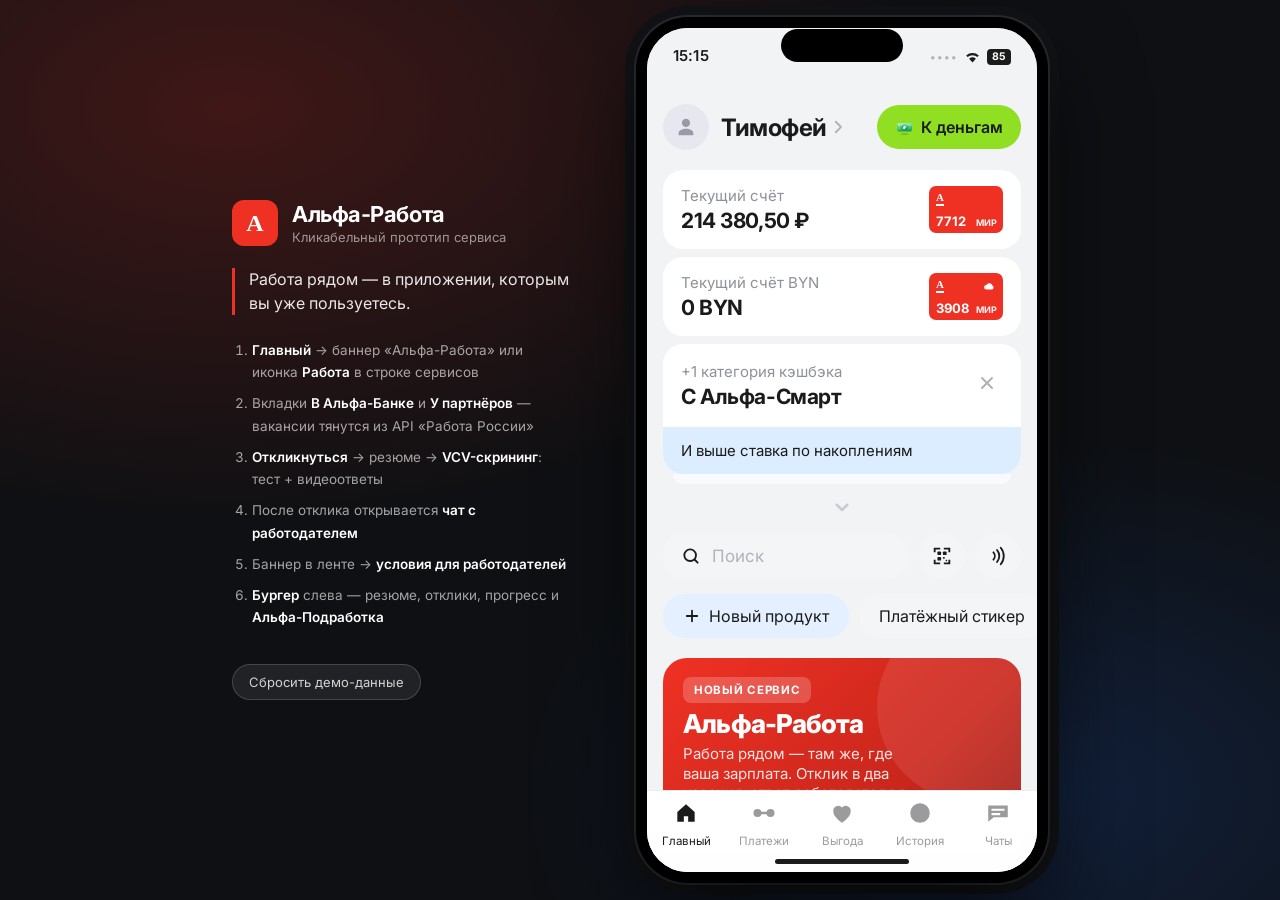
<file: app/index.html>
<!doctype html>
<html lang="ru">
<head>
<meta charset="utf-8">
<meta name="viewport" content="width=device-width, initial-scale=1, viewport-fit=cover, maximum-scale=1">
<title>Альфа-Работа — прототип</title>
<meta name="description" content="Кликабельный прототип сервиса «Альфа-Работа» внутри мобильного приложения Альфа-Банка">
<meta name="theme-color" content="#F2F3F5">
<link rel="icon" href="data:image/svg+xml,<svg xmlns='http://www.w3.org/2000/svg' viewBox='0 0 100 100'><rect width='100' height='100' rx='22' fill='%23EF3124'/><path d='M50 22 L70 74 H58 L54.5 64 H45.5 L42 74 H30 Z M50 40 L47 56 H53 Z' fill='white'/><rect x='36' y='79' width='28' height='6' rx='3' fill='white'/></svg>">
<link rel="preconnect" href="https://fonts.googleapis.com">
<link rel="preconnect" href="https://fonts.gstatic.com" crossorigin>
<link href="https://fonts.googleapis.com/css2?family=Inter:wght@400;500;600;700;800&display=swap" rel="stylesheet">
<link rel="stylesheet" href="css/tokens.css">
<link rel="stylesheet" href="css/bank.css">
<link rel="stylesheet" href="css/rabota.css">
<link rel="stylesheet" href="css/game.css">
</head>
<body>

<div class="stage">
  <aside class="stage__side">
    <div class="stage__brand">
      <span class="stage__logo">А</span>
      <div>
        <div class="stage__title">Альфа-Работа</div>
        <div class="stage__sub">Кликабельный прототип сервиса</div>
      </div>
    </div>
    <p class="stage__note">
      Работа рядом — в приложении, которым вы уже пользуетесь.
    </p>
    <ol class="stage__steps">
      <li><b>Главный</b> → баннер «Альфа-Работа» или иконка <b>Работа</b> в строке сервисов</li>
      <li>Вкладки <b>В Альфа-Банке</b> и <b>У партнёров</b> — вакансии тянутся из API «Работа России»</li>
      <li><b>Откликнуться</b> → резюме → <b>VCV-скрининг</b>: тест + видеоответы</li>
      <li>После отклика открывается <b>чат с работодателем</b></li>
      <li>Баннер в ленте → <b>условия для работодателей</b></li>
      <li><b>Бургер</b> слева — резюме, отклики, прогресс и <b>Альфа-Подработка</b></li>
    </ol>
    <button class="stage__reset" id="resetDemo">Сбросить демо-данные</button>
  </aside>

  <div class="phone-wrap">
    <div class="phone">
      <div class="phone__notch"></div>
      <div class="phone__screen" id="app"></div>
    </div>
  </div>
</div>

<div class="toast" id="toast"></div>

<script type="module" src="js/app.js"></script>
</body>
</html>
</file>
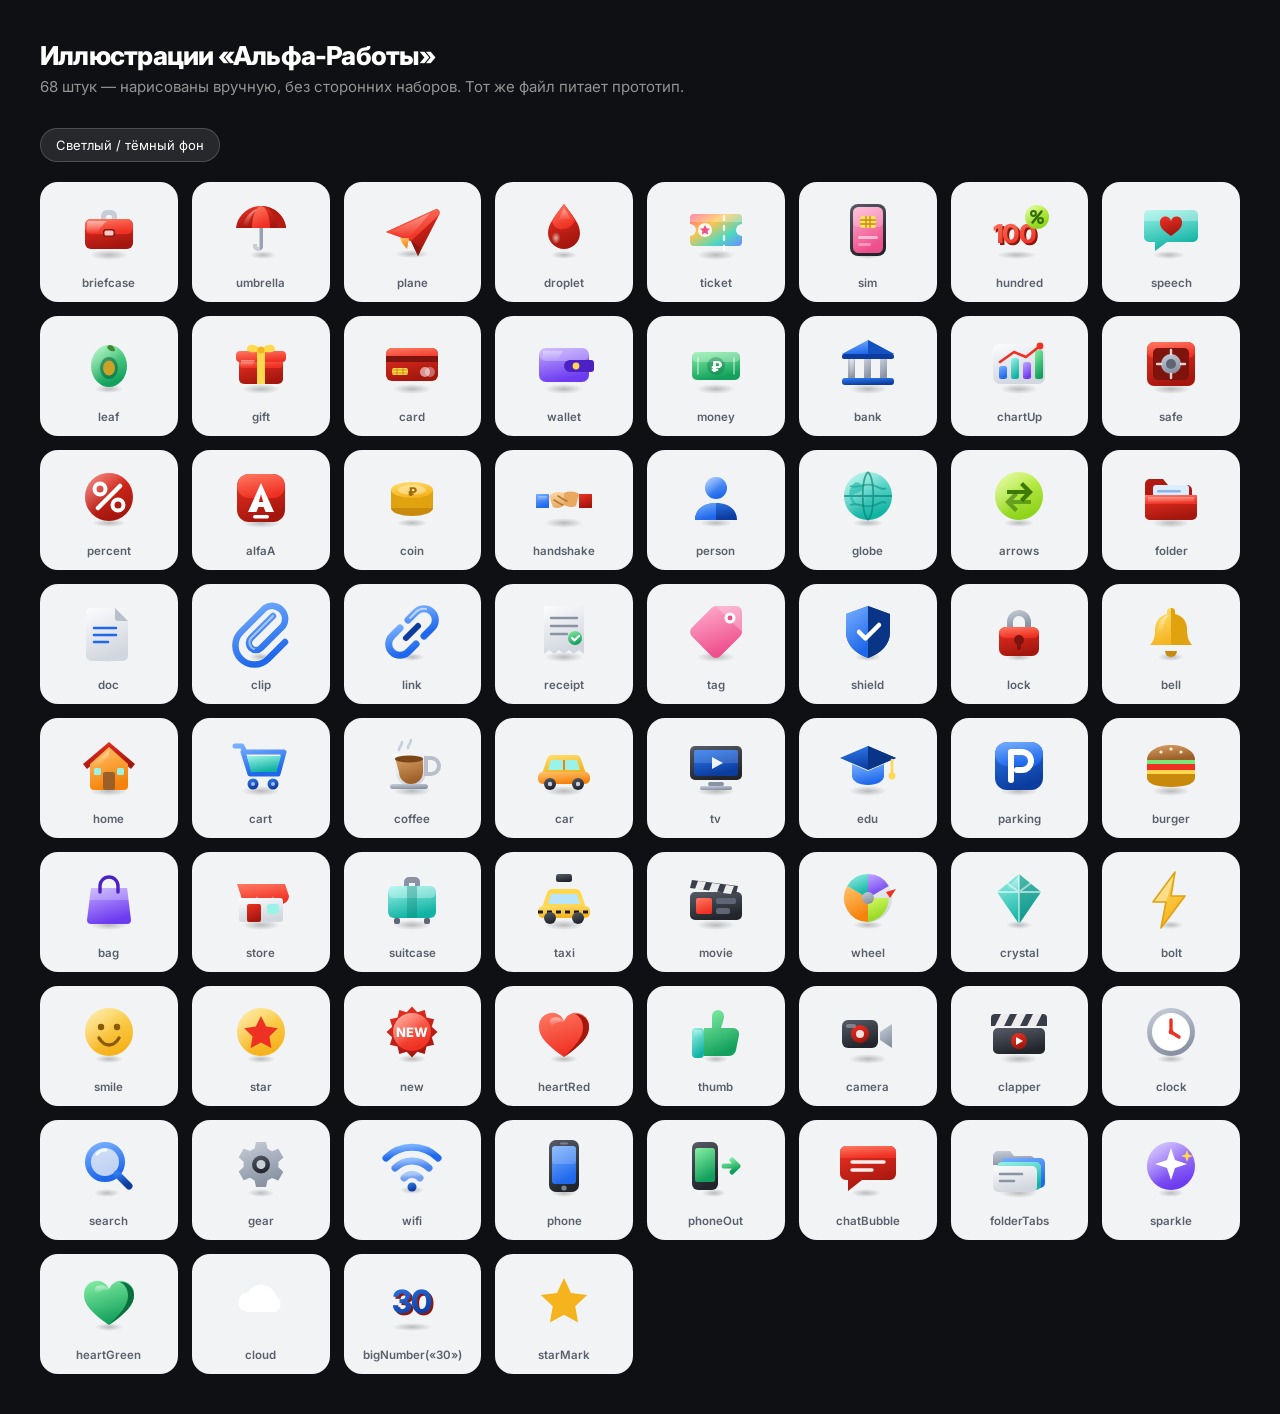
<file: app/gallery.html>
<!doctype html><html lang="ru"><head><meta charset="utf-8">
<title>Альфа-Работа — иллюстрации</title>
<link href="https://fonts.googleapis.com/css2?family=Inter:wght@400;600;800&display=swap" rel="stylesheet">
<style>
 body{margin:0;padding:40px;background:#0E1013;color:#fff;font:400 15px Inter,system-ui,sans-serif}
 h1{font-size:26px;font-weight:800;letter-spacing:-.03em;margin:0 0 6px}
 p{color:rgba(255,255,255,.55);margin:0 0 32px}
 .grid{display:grid;grid-template-columns:repeat(auto-fill,minmax(132px,1fr));gap:14px;max-width:1200px}
 .cell{background:#F2F3F5;border-radius:18px;padding:16px 10px 12px;text-align:center}
 .cell svg{width:64px;height:64px;overflow:visible}
 .cell b{display:block;margin-top:10px;font-size:11.5px;font-weight:600;color:#5A5F6A;word-break:break-all}
 .dark .cell{background:#1B1B1B}.dark .cell b{color:#9AA0AC}
 .row{display:flex;gap:10px;margin:0 0 20px}
 .row button{background:rgba(255,255,255,.1);border:1px solid rgba(255,255,255,.18);color:#fff;
   font:inherit;font-size:13px;padding:8px 15px;border-radius:100px;cursor:pointer}
</style></head><body>
<svg style="position:absolute;width:0;height:0"><defs>
<linearGradient id="g-red" x1="0" y1="0" x2=".35" y2="1"><stop offset="0" stop-color="#FF7A63"/><stop offset="1" stop-color="#EF3124"/></linearGradient><linearGradient id="g-redDeep" x1="0" y1="0" x2=".35" y2="1"><stop offset="0" stop-color="#EF3124"/><stop offset="1" stop-color="#A5170E"/></linearGradient><linearGradient id="g-orange" x1="0" y1="0" x2=".35" y2="1"><stop offset="0" stop-color="#FFC46B"/><stop offset="1" stop-color="#F5820B"/></linearGradient><linearGradient id="g-yellow" x1="0" y1="0" x2=".35" y2="1"><stop offset="0" stop-color="#FFE070"/><stop offset="1" stop-color="#F5B31E"/></linearGradient><linearGradient id="g-blue" x1="0" y1="0" x2=".35" y2="1"><stop offset="0" stop-color="#79B0FF"/><stop offset="1" stop-color="#1F68EB"/></linearGradient><linearGradient id="g-blueDeep" x1="0" y1="0" x2=".35" y2="1"><stop offset="0" stop-color="#2E7BF0"/><stop offset="1" stop-color="#0C3C9E"/></linearGradient><linearGradient id="g-purple" x1="0" y1="0" x2=".35" y2="1"><stop offset="0" stop-color="#C0A9FF"/><stop offset="1" stop-color="#6D3BF0"/></linearGradient><linearGradient id="g-violet" x1="0" y1="0" x2=".35" y2="1"><stop offset="0" stop-color="#E3D7FF"/><stop offset="1" stop-color="#B39BFF"/></linearGradient><linearGradient id="g-green" x1="0" y1="0" x2=".35" y2="1"><stop offset="0" stop-color="#86EFA4"/><stop offset="1" stop-color="#12A05C"/></linearGradient><linearGradient id="g-lime" x1="0" y1="0" x2=".35" y2="1"><stop offset="0" stop-color="#D3FA63"/><stop offset="1" stop-color="#8FD41C"/></linearGradient><linearGradient id="g-cyan" x1="0" y1="0" x2=".35" y2="1"><stop offset="0" stop-color="#9BF3E8"/><stop offset="1" stop-color="#12B3A4"/></linearGradient><linearGradient id="g-pink" x1="0" y1="0" x2=".35" y2="1"><stop offset="0" stop-color="#FFB3D0"/><stop offset="1" stop-color="#EE4E8B"/></linearGradient><linearGradient id="g-gray" x1="0" y1="0" x2=".35" y2="1"><stop offset="0" stop-color="#FBFCFD"/><stop offset="1" stop-color="#D2D6DE"/></linearGradient><linearGradient id="g-steel" x1="0" y1="0" x2=".35" y2="1"><stop offset="0" stop-color="#C9CFDA"/><stop offset="1" stop-color="#8A93A3"/></linearGradient><linearGradient id="g-dark" x1="0" y1="0" x2=".35" y2="1"><stop offset="0" stop-color="#565B66"/><stop offset="1" stop-color="#22252B"/></linearGradient><linearGradient id="g-brown" x1="0" y1="0" x2=".35" y2="1"><stop offset="0" stop-color="#D9A066"/><stop offset="1" stop-color="#9C5F28"/></linearGradient><linearGradient id="g-skin" x1="0" y1="0" x2=".35" y2="1"><stop offset="0" stop-color="#FFD9A8"/><stop offset="1" stop-color="#E8A860"/></linearGradient>
<linearGradient id="g-gloss" x1="0" y1="0" x2="0" y2="1"><stop offset="0" stop-color="#fff" stop-opacity=".62"/><stop offset="1" stop-color="#fff" stop-opacity="0"/></linearGradient>
<linearGradient id="g-glossR" x1="0" y1="0" x2="1" y2="1"><stop offset="0" stop-color="#fff" stop-opacity=".5"/><stop offset=".55" stop-color="#fff" stop-opacity="0"/></linearGradient>
<linearGradient id="g-rainbow" x1="0" y1="0" x2="1" y2="1"><stop offset="0" stop-color="#FF5B8D"/><stop offset=".35" stop-color="#FFC44D"/><stop offset=".7" stop-color="#4ED8C0"/><stop offset="1" stop-color="#6C8BFF"/></linearGradient>
<radialGradient id="g-shadow" cx=".5" cy=".5" r=".5"><stop offset="0" stop-color="#1B1B1B" stop-opacity=".26"/><stop offset="1" stop-color="#1B1B1B" stop-opacity="0"/></radialGradient>
<radialGradient id="g-glow" cx=".5" cy=".5" r=".5"><stop offset="0" stop-color="#fff" stop-opacity=".85"/><stop offset="1" stop-color="#fff" stop-opacity="0"/></radialGradient>
</defs></svg>
<h1>Иллюстрации «Альфа-Работы»</h1>
<p>68 штук — нарисованы вручную, без сторонних наборов. Тот же файл питает прототип.</p>
<div class="row"><button onclick="document.querySelector('.grid').classList.toggle('dark')">Светлый / тёмный фон</button></div>
<div class="grid">
<div class="cell"><svg class="art" viewBox="0 0 64 64" xmlns="http://www.w3.org/2000/svg"><ellipse cx="32" cy="57" rx="19" ry="5" fill="url(#g-shadow)"/>
  <path d="M24 18a6 6 0 0 1 6-6h4a6 6 0 0 1 6 6v4h-5v-3a2 2 0 0 0-2-2h-2a2 2 0 0 0-2 2v3h-5z" fill="#C7CCD6"/>
  <rect x="8" y="21" width="48" height="30" rx="6" fill="url(#g-redDeep)"/>
  <rect x="8" y="21" width="48" height="15" rx="6" fill="url(#g-red)"/>
  <rect x="26" y="31" width="12" height="8" rx="2.5" fill="#8E1710"/>
  <rect x="27.5" y="32.5" width="9" height="5" rx="1.5" fill="#FFC9C3"/>
  <path d="M12 23h18a30 30 0 0 0-9 12H12a2 2 0 0 1-2-2V25a2 2 0 0 1 2-2z" fill="url(#g-gloss)" opacity="0.8"/></svg><b>briefcase</b></div>
<div class="cell"><svg class="art" viewBox="0 0 64 64" xmlns="http://www.w3.org/2000/svg"><ellipse cx="34" cy="57" rx="13" ry="4" fill="url(#g-shadow)"/>
  <path d="M32 8c13 0 24 10 25 22H7C8 18 19 8 32 8z" fill="url(#g-redDeep)"/>
  <path d="M32 8c5 0 9 10 9 22H23c0-12 4-22 9-22z" fill="url(#g-red)"/>
  <path d="M32 8c13 0 24 10 25 22h-9c-1-12-7-22-16-22z" fill="#B41C11"/>
  <path d="M30 30h4v18a5 5 0 0 1-10 0v-2h4v2a1 1 0 0 0 2 0z" fill="#C7CCD6"/>
  <path d="M30 30h4v18a5 5 0 0 1-3 4.6V30z" fill="#9AA2B0"/>
  <path d="M14 28c2-9 8-15 14-17-5 5-8 10-9 17z" fill="url(#g-gloss)" opacity="0.9"/></svg><b>umbrella</b></div>
<div class="cell"><svg class="art" viewBox="0 0 64 64" xmlns="http://www.w3.org/2000/svg"><ellipse cx="32" cy="56" rx="17" ry="4" fill="url(#g-shadow)"/>
  <path d="M6 34 54 12c4-2 7 1 5 5L38 58l-7-15z" fill="url(#g-redDeep)"/>
  <path d="M6 34 54 12c4-2 7 1 5 5L31 43z" fill="url(#g-red)"/>
  <path d="m31 43 7 15 3-8z" fill="#8E1710"/>
  <path d="M20 40h9l-2 11-5-6z" fill="url(#g-orange)"/>
  <path d="M12 33 50 15 30 39z" fill="url(#g-gloss)" opacity="0.55"/></svg><b>plane</b></div>
<div class="cell"><svg class="art" viewBox="0 0 64 64" xmlns="http://www.w3.org/2000/svg"><ellipse cx="32" cy="57" rx="13" ry="4" fill="url(#g-shadow)"/>
  <path d="M32 6c9 12 16 20 16 29a16 16 0 0 1-32 0c0-9 7-17 16-29z" fill="url(#g-redDeep)"/>
  <path d="M32 6c5 7 9 12 11 17-3 6-9 9-16 8-4-1-6-4-7-8 3-6 8-11 12-17z" fill="url(#g-red)"/>
  <ellipse cx="24" cy="40" rx="4.5" ry="6" fill="url(#g-glow)" opacity=".75"/>
  <path d="M32 10c3 5 6 9 8 13-4-3-9-3-13 0 1-5 3-9 5-13z" fill="url(#g-gloss)" opacity="0.7"/></svg><b>droplet</b></div>
<div class="cell"><svg class="art" viewBox="0 0 64 64" xmlns="http://www.w3.org/2000/svg"><ellipse cx="32" cy="57" rx="19" ry="5" fill="url(#g-shadow)"/>
  <path d="M10 16h44a4 4 0 0 1 4 4v6a6 6 0 0 0 0 12v6a4 4 0 0 1-4 4H10a4 4 0 0 1-4-4v-6a6 6 0 0 0 0-12v-6a4 4 0 0 1 4-4z" fill="url(#g-rainbow)"/>
  <path d="M10 16h44a4 4 0 0 1 4 4v4H6v-4a4 4 0 0 1 4-4z" fill="#fff" opacity=".28"/>
  <path d="M40 18v4m0 6v4m0 6v4m0 6v4" stroke="#fff" stroke-width="2.4" stroke-linecap="round" opacity=".85" stroke-dasharray="4 5"/>
  <circle cx="21" cy="32" r="7" fill="#fff" opacity=".9"/>
  <path d="m21 27 1.5 3.2 3.5.5-2.5 2.4.6 3.4-3.1-1.6-3.1 1.6.6-3.4-2.5-2.4 3.5-.5z" fill="#EE4E8B"/></svg><b>ticket</b></div>
<div class="cell"><svg class="art" viewBox="0 0 64 64" xmlns="http://www.w3.org/2000/svg"><ellipse cx="32" cy="57" rx="14" ry="4" fill="url(#g-shadow)"/>
  <rect x="14" y="6" width="36" height="52" rx="8" fill="url(#g-dark)"/>
  <rect x="17" y="9" width="30" height="46" rx="5.5" fill="url(#g-pink)"/>
  <rect x="17" y="9" width="30" height="20" rx="5.5" fill="#fff" opacity=".22"/>
  <rect x="24" y="18" width="16" height="12" rx="2.5" fill="#FFE070"/>
  <path d="M24 22h16M24 26h16M30 18v12M34 18v12" stroke="#C98A0B" stroke-width="1.3"/>
  <rect x="22" y="38" width="20" height="3" rx="1.5" fill="#fff" opacity=".55"/>
  <rect x="22" y="45" width="13" height="3" rx="1.5" fill="#fff" opacity=".35"/></svg><b>sim</b></div>
<div class="cell"><svg class="art" viewBox="0 0 64 64" xmlns="http://www.w3.org/2000/svg"><ellipse cx="30" cy="57" rx="20" ry="4" fill="url(#g-shadow)"/>
  <text x="29" y="47" text-anchor="middle" font-family="Inter,Arial,sans-serif" font-size="26"
        font-weight="800" fill="#8E1710" letter-spacing="-1.5">100</text>
  <text x="27" y="45" text-anchor="middle" font-family="Inter,Arial,sans-serif" font-size="26"
        font-weight="800" fill="url(#g-red)" letter-spacing="-1.5">100</text>
  <circle cx="50" cy="19" r="12" fill="url(#g-lime)"/>
  <circle cx="50" cy="19" r="12" fill="url(#g-glossR)"/>
  <path d="M45.5 24.5 54.5 13.5" stroke="#2F6B08" stroke-width="2.4" stroke-linecap="round"/>
  <circle cx="46.5" cy="15.5" r="2.4" fill="none" stroke="#2F6B08" stroke-width="2"/>
  <circle cx="53.5" cy="22.5" r="2.4" fill="none" stroke="#2F6B08" stroke-width="2"/></svg><b>hundred</b></div>
<div class="cell"><svg class="art" viewBox="0 0 64 64" xmlns="http://www.w3.org/2000/svg"><ellipse cx="30" cy="57" rx="16" ry="4" fill="url(#g-shadow)"/>
  <path d="M10 12h44a5 5 0 0 1 5 5v22a5 5 0 0 1-5 5H28l-12 9v-9h-6a5 5 0 0 1-5-5V17a5 5 0 0 1 5-5z" fill="url(#g-cyan)"/>
  <path d="M10 12h44a5 5 0 0 1 5 5v6H5v-6a5 5 0 0 1 5-5z" fill="#fff" opacity=".3"/>
  <path d="M32 38c-7-5-11-8-11-13a5.5 5.5 0 0 1 11-2 5.5 5.5 0 0 1 11 2c0 5-4 8-11 13z" fill="url(#g-redDeep)"/>
  <path d="M32 25a5.5 5.5 0 0 0-9-3 5.5 5.5 0 0 1 8 1z" fill="#fff" opacity=".45"/></svg><b>speech</b></div>
<div class="cell"><svg class="art" viewBox="0 0 64 64" xmlns="http://www.w3.org/2000/svg"><ellipse cx="32" cy="57" rx="14" ry="4" fill="url(#g-shadow)"/>
  <ellipse cx="32" cy="34" rx="18" ry="21" fill="url(#g-green)"/>
  <ellipse cx="32" cy="34" rx="18" ry="21" fill="url(#g-glossR)"/>
  <ellipse cx="32" cy="36" rx="9" ry="11" fill="#0B5E37" opacity=".55"/>
  <ellipse cx="32" cy="36" rx="6" ry="7.5" fill="#C9A227"/>
  <path d="M32 13c4 0 6 3 6 6-4 1-7-1-8-4z" fill="#3F8A2B"/></svg><b>leaf</b></div>
<div class="cell"><svg class="art" viewBox="0 0 64 64" xmlns="http://www.w3.org/2000/svg"><ellipse cx="32" cy="57" rx="19" ry="5" fill="url(#g-shadow)"/>
  <rect x="10" y="26" width="44" height="26" rx="5" fill="url(#g-redDeep)"/>
  <rect x="10" y="26" width="44" height="10" rx="4" fill="url(#g-red)"/>
  <rect x="7" y="19" width="50" height="11" rx="4" fill="url(#g-red)"/>
  <rect x="28" y="19" width="8" height="33" fill="#FFD84D"/>
  <path d="M32 19c-4-8-14-8-14-2 0 4 7 4 14 2zM32 19c4-8 14-8 14-2 0 4-7 4-14 2z" fill="#FFD84D"/>
  <circle cx="32" cy="18" r="3.5" fill="#F5B31E"/>
  <path d="M12 28h14l-3 6H12z" fill="url(#g-gloss)" opacity="0.7"/></svg><b>gift</b></div>
<div class="cell"><svg class="art" viewBox="0 0 64 64" xmlns="http://www.w3.org/2000/svg"><ellipse cx="32" cy="57" rx="19" ry="5" fill="url(#g-shadow)"/>
  <rect x="6" y="16" width="52" height="33" rx="6" fill="url(#g-redDeep)"/>
  <rect x="6" y="16" width="52" height="13" rx="6" fill="url(#g-red)"/>
  <rect x="6" y="24" width="52" height="6" fill="#7E140D"/>
  <rect x="12" y="36" width="16" height="7" rx="2" fill="#FFD84D"/>
  <path d="M12 38h16M12 41h16M17 36v7M23 36v7" stroke="#C98A0B" stroke-width=".9"/>
  <circle cx="45" cy="40" r="5" fill="#fff" opacity=".55"/>
  <circle cx="50" cy="40" r="5" fill="#fff" opacity=".35"/></svg><b>card</b></div>
<div class="cell"><svg class="art" viewBox="0 0 64 64" xmlns="http://www.w3.org/2000/svg"><ellipse cx="32" cy="57" rx="19" ry="5" fill="url(#g-shadow)"/>
  <rect x="7" y="16" width="50" height="34" rx="7" fill="url(#g-purple)"/>
  <rect x="7" y="16" width="50" height="13" rx="7" fill="#fff" opacity=".25"/>
  <path d="M38 28h21a3 3 0 0 1 3 3v6a3 3 0 0 1-3 3H38a6 6 0 0 1 0-12z" fill="#4B21C4"/>
  <circle cx="44" cy="34" r="3.4" fill="#FFD84D"/>
  <path d="M11 19h20l-6 9H11z" fill="url(#g-gloss)" opacity="0.55"/></svg><b>wallet</b></div>
<div class="cell"><svg class="art" viewBox="0 0 64 64" xmlns="http://www.w3.org/2000/svg"><ellipse cx="32" cy="57" rx="19" ry="5" fill="url(#g-shadow)"/>
  <rect x="8" y="20" width="48" height="28" rx="5" fill="url(#g-green)"/>
  <rect x="8" y="20" width="48" height="10" rx="5" fill="#fff" opacity=".28"/>
  <circle cx="32" cy="34" r="9" fill="#0B6E3F" opacity=".35"/>
  <text x="32" y="40" text-anchor="middle" font-family="Inter,Arial,sans-serif"
        font-size="15" font-weight="800" fill="#fff">₽</text>
  <path d="M14 26v16M50 26v16" stroke="#fff" stroke-width="1.6" opacity=".5" stroke-linecap="round"/></svg><b>money</b></div>
<div class="cell"><svg class="art" viewBox="0 0 64 64" xmlns="http://www.w3.org/2000/svg"><ellipse cx="32" cy="57" rx="19" ry="5" fill="url(#g-shadow)"/>
  <path d="M32 8 58 22H6z" fill="url(#g-blue)"/>
  <path d="M32 8 58 22H32z" fill="#1350C0"/>
  <rect x="6" y="22" width="52" height="5" rx="2" fill="#0C3C9E"/>
  <rect x="12" y="27" width="7" height="19" fill="url(#g-steel)"/>
  <rect x="28" y="27" width="7" height="19" fill="url(#g-steel)"/>
  <rect x="44" y="27" width="7" height="19" fill="url(#g-steel)"/>
  <rect x="6" y="46" width="52" height="7" rx="3" fill="url(#g-blueDeep)"/>
  <path d="M14 27h4v18h-4z" fill="url(#g-gloss)" opacity="0.8"/></svg><b>bank</b></div>
<div class="cell"><svg class="art" viewBox="0 0 64 64" xmlns="http://www.w3.org/2000/svg"><ellipse cx="32" cy="57" rx="19" ry="5" fill="url(#g-shadow)"/>
  <rect x="6" y="12" width="52" height="40" rx="7" fill="url(#g-gray)"/>
  <rect x="12" y="34" width="8" height="13" rx="2.5" fill="url(#g-blue)"/>
  <rect x="24" y="26" width="8" height="21" rx="2.5" fill="url(#g-cyan)"/>
  <rect x="36" y="30" width="8" height="17" rx="2.5" fill="url(#g-purple)"/>
  <rect x="48" y="18" width="8" height="29" rx="2.5" fill="url(#g-green)"/>
  <path d="M13 30 27 20l12 5 14-11" stroke="#EF3124" stroke-width="2.6" fill="none" stroke-linecap="round" stroke-linejoin="round"/>
  <circle cx="53" cy="14" r="3.4" fill="#EF3124"/></svg><b>chartUp</b></div>
<div class="cell"><svg class="art" viewBox="0 0 64 64" xmlns="http://www.w3.org/2000/svg"><ellipse cx="32" cy="57" rx="19" ry="5" fill="url(#g-shadow)"/>
  <rect x="8" y="10" width="48" height="44" rx="7" fill="url(#g-redDeep)"/>
  <rect x="8" y="10" width="48" height="16" rx="7" fill="url(#g-red)"/>
  <rect x="14" y="16" width="36" height="32" rx="5" fill="#7E140D"/>
  <circle cx="32" cy="32" r="10" fill="url(#g-steel)"/>
  <circle cx="32" cy="32" r="5" fill="#5E6675"/>
  <path d="M32 22v-4M32 46v-4M22 32h-4M46 32h-4" stroke="#fff" stroke-width="2.4" stroke-linecap="round" opacity=".8"/></svg><b>safe</b></div>
<div class="cell"><svg class="art" viewBox="0 0 64 64" xmlns="http://www.w3.org/2000/svg"><ellipse cx="32" cy="57" rx="17" ry="4" fill="url(#g-shadow)"/>
  <circle cx="32" cy="31" r="24" fill="url(#g-redDeep)"/>
  <circle cx="32" cy="31" r="24" fill="url(#g-glossR)"/>
  <path d="M21 42 43 20" stroke="#fff" stroke-width="4.5" stroke-linecap="round"/>
  <circle cx="23" cy="23" r="5.5" fill="none" stroke="#fff" stroke-width="4"/>
  <circle cx="41" cy="39" r="5.5" fill="none" stroke="#fff" stroke-width="4"/></svg><b>percent</b></div>
<div class="cell"><svg class="art" viewBox="0 0 64 64" xmlns="http://www.w3.org/2000/svg"><ellipse cx="32" cy="57" rx="19" ry="5" fill="url(#g-shadow)"/>
  <rect x="8" y="8" width="48" height="48" rx="12" fill="url(#g-redDeep)"/>
  <rect x="8" y="8" width="48" height="24" rx="12" fill="url(#g-red)"/>
  <path d="M32 17 45 46h-8.4l-2-5h-5.2l-2 5H19zm0 11-2.2 8h4.4z" fill="#fff"/>
  <rect x="24" y="49" width="16" height="3.4" rx="1.7" fill="#fff"/></svg><b>alfaA</b></div>
<div class="cell"><svg class="art" viewBox="0 0 64 64" xmlns="http://www.w3.org/2000/svg"><ellipse cx="32" cy="57" rx="15" ry="4" fill="url(#g-shadow)"/>
  <ellipse cx="32" cy="42" rx="21" ry="8" fill="#C98A0B"/>
  <rect x="11" y="24" width="42" height="18" fill="#E0A20F"/>
  <ellipse cx="32" cy="24" rx="21" ry="8" fill="url(#g-yellow)"/>
  <ellipse cx="32" cy="24" rx="14" ry="5" fill="#fff" opacity=".35"/>
  <text x="32" y="30" text-anchor="middle" font-family="Inter,Arial,sans-serif"
        font-size="12" font-weight="800" fill="#9A6A05">₽</text></svg><b>coin</b></div>
<div class="cell"><svg class="art" viewBox="0 0 64 64" xmlns="http://www.w3.org/2000/svg"><ellipse cx="32" cy="57" rx="19" ry="5" fill="url(#g-shadow)"/>
  <path d="M4 28h13v14H4z" rx="3" fill="url(#g-blue)"/>
  <path d="M47 28h13v14H47z" fill="url(#g-redDeep)"/>
  <path d="M17 30c4-4 9-5 15-3 3 1 6 1 9 0l3 12c-4 2-8 2-12 0-3 3-7 4-11 2z" fill="url(#g-skin)"/>
  <path d="M32 27c5-2 10-2 15 1l-3 12c-4 2-8 1-12-2z" fill="#E8A860"/>
  <path d="M22 34c3 2 6 4 9 5M26 30c3 2 6 4 9 5" stroke="#B87A38" stroke-width="1.6" stroke-linecap="round"/>
  <path d="M6 30h9v5H6z" fill="url(#g-gloss)" opacity="0.6"/></svg><b>handshake</b></div>
<div class="cell"><svg class="art" viewBox="0 0 64 64" xmlns="http://www.w3.org/2000/svg"><ellipse cx="32" cy="57" rx="16" ry="4" fill="url(#g-shadow)"/>
  <circle cx="32" cy="22" r="11" fill="url(#g-blue)"/>
  <circle cx="32" cy="22" r="11" fill="url(#g-glossR)"/>
  <path d="M11 54c0-11 9-17 21-17s21 6 21 17z" fill="url(#g-blueDeep)"/>
  <path d="M11 54c0-11 9-17 21-17v17z" fill="url(#g-blue)"/></svg><b>person</b></div>
<div class="cell"><svg class="art" viewBox="0 0 64 64" xmlns="http://www.w3.org/2000/svg"><ellipse cx="32" cy="57" rx="15" ry="4" fill="url(#g-shadow)"/>
  <circle cx="32" cy="30" r="24" fill="url(#g-cyan)"/>
  <circle cx="32" cy="30" r="24" fill="url(#g-glossR)"/>
  <path d="M8 30h48M32 6c7 7 7 41 0 48M32 6c-7 7-7 41 0 48" stroke="#0B7F73" stroke-width="1.8" fill="none" opacity=".65"/>
  <path d="M14 39c8-3 14 3 22 1s10-6 14-3M14 20c8 3 14-3 22-1s10 6 14 3" stroke="#0B7F73" stroke-width="1.8" fill="none" opacity=".5"/>
  <path d="M20 16c5 1 8 4 6 8s-8 2-9 6 4 6 3 10c-8-5-10-18 0-24z" fill="#12B3A4" opacity=".55"/></svg><b>globe</b></div>
<div class="cell"><svg class="art" viewBox="0 0 64 64" xmlns="http://www.w3.org/2000/svg"><ellipse cx="32" cy="57" rx="15" ry="4" fill="url(#g-shadow)"/>
  <circle cx="32" cy="30" r="24" fill="url(#g-lime)"/>
  <circle cx="32" cy="30" r="24" fill="url(#g-glossR)"/>
  <path d="M20 24h18l-5-5 3-3 10 10-10 10-3-3 5-5H20z" fill="#3D7A08"/>
  <path d="M44 38H26l5 5-3 3-10-10 10-10 3 3-5 5h18z" fill="#2F6B08" opacity=".55"/></svg><b>arrows</b></div>
<div class="cell"><svg class="art" viewBox="0 0 64 64" xmlns="http://www.w3.org/2000/svg"><ellipse cx="32" cy="57" rx="19" ry="5" fill="url(#g-shadow)"/>
  <path d="M6 18a5 5 0 0 1 5-5h13l5 6h19a5 5 0 0 1 5 5v25a5 5 0 0 1-5 5H11a5 5 0 0 1-5-5z" fill="#B01A10"/>
  <rect x="14" y="19" width="36" height="21" rx="3" fill="#DCEDFF"/>
  <rect x="18" y="24" width="24" height="2.6" rx="1.3" fill="#8FB4E8"/>
  <rect x="18" y="30" width="18" height="2.6" rx="1.3" fill="#8FB4E8"/>
  <path d="M6 29h52v20a5 5 0 0 1-5 5H11a5 5 0 0 1-5-5z" fill="url(#g-redDeep)"/>
  <path d="M6 29h52v9H6z" fill="url(#g-red)"/>
  <path d="M9 31h46v6H9z" fill="url(#g-gloss)" opacity="0.5"/></svg><b>folder</b></div>
<div class="cell"><svg class="art" viewBox="0 0 64 64" xmlns="http://www.w3.org/2000/svg"><ellipse cx="32" cy="57" rx="19" ry="5" fill="url(#g-shadow)"/>
  <path d="M14 8h24l13 13v35a5 5 0 0 1-5 5H14a5 5 0 0 1-5-5V13a5 5 0 0 1 5-5z" fill="#fff"/>
  <path d="M14 8h24l13 13v35a5 5 0 0 1-5 5H14a5 5 0 0 1-5-5V13a5 5 0 0 1 5-5z" fill="url(#g-gray)"/>
  <path d="M38 8l13 13H41a3 3 0 0 1-3-3z" fill="#B8BFCB"/>
  <path d="M17 28h22M17 35h22M17 42h14" stroke="#1F68EB" stroke-width="2.6" stroke-linecap="round"/></svg><b>doc</b></div>
<div class="cell"><svg class="art" viewBox="0 0 64 64" xmlns="http://www.w3.org/2000/svg"><ellipse cx="32" cy="57" rx="12" ry="4" fill="url(#g-shadow)"/>
  <path d="M44 16 22 38a7 7 0 0 0 10 10l22-22a13 13 0 0 0-18-18L12 32a19 19 0 0 0 27 27l17-17"
        stroke="url(#g-blue)" stroke-width="6.5" fill="none" stroke-linecap="round"/>
  <path d="M44 16 22 38a7 7 0 0 0 3 11" stroke="#fff" stroke-width="2" fill="none" stroke-linecap="round" opacity=".5"/></svg><b>clip</b></div>
<div class="cell"><svg class="art" viewBox="0 0 64 64" xmlns="http://www.w3.org/2000/svg"><ellipse cx="32" cy="57" rx="12" ry="4" fill="url(#g-shadow)"/>
  <path d="M26 38 38 26" stroke="#0C3C9E" stroke-width="6" stroke-linecap="round"/>
  <path d="M28 20 36 12a11 11 0 0 1 16 16l-8 8" stroke="url(#g-blue)" stroke-width="7" fill="none" stroke-linecap="round"/>
  <path d="M36 44l-8 8a11 11 0 0 1-16-16l8-8" stroke="url(#g-blue)" stroke-width="7" fill="none" stroke-linecap="round"/>
  <path d="M30 18l6-6a11 11 0 0 1 10-3" stroke="#fff" stroke-width="2.2" fill="none" stroke-linecap="round" opacity=".55"/></svg><b>link</b></div>
<div class="cell"><svg class="art" viewBox="0 0 64 64" xmlns="http://www.w3.org/2000/svg"><ellipse cx="32" cy="57" rx="19" ry="5" fill="url(#g-shadow)"/>
  <path d="M12 6h40v48l-5-4-5 4-5-4-5 4-5-4-5 4-5-4-5 4z" fill="#fff"/>
  <path d="M12 6h40v48l-5-4-5 4-5-4-5 4-5-4-5 4-5-4-5 4z" fill="url(#g-gray)"/>
  <path d="M19 18h26M19 26h26M19 34h16" stroke="#8A93A3" stroke-width="2.4" stroke-linecap="round"/>
  <circle cx="43" cy="38" r="7" fill="url(#g-green)"/>
  <path d="m40 38 2.4 2.4L47 36" stroke="#fff" stroke-width="2.2" fill="none" stroke-linecap="round" stroke-linejoin="round"/></svg><b>receipt</b></div>
<div class="cell"><svg class="art" viewBox="0 0 64 64" xmlns="http://www.w3.org/2000/svg"><ellipse cx="32" cy="57" rx="19" ry="5" fill="url(#g-shadow)"/>
  <path d="M32 6h20a6 6 0 0 1 6 6v20a6 6 0 0 1-1.8 4.2L36.2 56.2a6 6 0 0 1-8.5 0L7.8 36.3a6 6 0 0 1 0-8.5L27.8 7.8A6 6 0 0 1 32 6z" fill="url(#g-pink)"/>
  <path d="M32 6h20a6 6 0 0 1 6 6v20z" fill="#fff" opacity=".25"/>
  <circle cx="46" cy="18" r="5.5" fill="#fff"/>
  <circle cx="46" cy="18" r="2.4" fill="#EE4E8B"/></svg><b>tag</b></div>
<div class="cell"><svg class="art" viewBox="0 0 64 64" xmlns="http://www.w3.org/2000/svg"><ellipse cx="32" cy="57" rx="13" ry="4" fill="url(#g-shadow)"/>
  <path d="M32 6 54 14v18c0 13-9 21-22 26-13-5-22-13-22-26V14z" fill="url(#g-blueDeep)"/>
  <path d="M32 6 54 14v18c0 13-9 21-22 26z" fill="#0A3486"/>
  <path d="M32 6 10 14v18c0 13 9 21 22 26z" fill="url(#g-blue)"/>
  <path d="m23 32 6.5 6.5L43 25" stroke="#fff" stroke-width="4.5" fill="none" stroke-linecap="round" stroke-linejoin="round"/></svg><b>shield</b></div>
<div class="cell"><svg class="art" viewBox="0 0 64 64" xmlns="http://www.w3.org/2000/svg"><ellipse cx="32" cy="57" rx="13" ry="4" fill="url(#g-shadow)"/>
  <path d="M20 28v-6a12 12 0 0 1 24 0v6h-6v-6a6 6 0 0 0-12 0v6z" fill="url(#g-steel)"/>
  <rect x="12" y="27" width="40" height="29" rx="7" fill="url(#g-redDeep)"/>
  <rect x="12" y="27" width="40" height="11" rx="7" fill="url(#g-red)"/>
  <circle cx="32" cy="40" r="5" fill="#7E140D"/>
  <rect x="30" y="42" width="4" height="8" rx="2" fill="#7E140D"/></svg><b>lock</b></div>
<div class="cell"><svg class="art" viewBox="0 0 64 64" xmlns="http://www.w3.org/2000/svg"><ellipse cx="32" cy="57" rx="13" ry="4" fill="url(#g-shadow)"/>
  <path d="M32 8a4 4 0 0 1 4 4v2c8 2 12 8 12 16 0 8 2 12 5 15H11c3-3 5-7 5-15 0-8 4-14 12-16v-2a4 4 0 0 1 4-4z" fill="url(#g-yellow)"/>
  <path d="M32 8a4 4 0 0 1 4 4v2c8 2 12 8 12 16 0 8 2 12 5 15H32z" fill="#E0A20F"/>
  <path d="M26 51h12a6 6 0 0 1-12 0z" fill="#C98A0B"/>
  <path d="M22 20c2-3 5-5 8-5-4 4-6 10-6 18h-5c0-6 1-10 3-13z" fill="url(#g-gloss)" opacity="0.8"/></svg><b>bell</b></div>
<div class="cell"><svg class="art" viewBox="0 0 64 64" xmlns="http://www.w3.org/2000/svg"><ellipse cx="32" cy="57" rx="19" ry="5" fill="url(#g-shadow)"/>
  <path d="M32 8 58 30l-4 5-22-19-22 19-4-5z" fill="url(#g-redDeep)"/>
  <path d="M13 30 32 13l19 17v22a4 4 0 0 1-4 4H17a4 4 0 0 1-4-4z" fill="url(#g-orange)"/>
  <rect x="26" y="38" width="12" height="18" rx="2" fill="#9C5F28"/>
  <rect x="17" y="34" width="7" height="7" rx="1.6" fill="#9BF3E8"/>
  <rect x="40" y="34" width="7" height="7" rx="1.6" fill="#9BF3E8"/>
  <path d="M15 31 32 16v6L19 34z" fill="url(#g-gloss)" opacity="0.6"/></svg><b>home</b></div>
<div class="cell"><svg class="art" viewBox="0 0 64 64" xmlns="http://www.w3.org/2000/svg"><ellipse cx="32" cy="57" rx="19" ry="5" fill="url(#g-shadow)"/>
  <path d="M6 12h7l3 6h39l-6 22H21L14 18" stroke="url(#g-blue)" stroke-width="5" fill="none" stroke-linecap="round" stroke-linejoin="round"/>
  <path d="M18 22h34l-4.6 16H22z" fill="url(#g-cyan)"/>
  <circle cx="24" cy="50" r="5.5" fill="url(#g-blueDeep)"/>
  <circle cx="44" cy="50" r="5.5" fill="url(#g-blueDeep)"/>
  <circle cx="24" cy="50" r="2" fill="#fff" opacity=".6"/>
  <circle cx="44" cy="50" r="2" fill="#fff" opacity=".6"/></svg><b>cart</b></div>
<div class="cell"><svg class="art" viewBox="0 0 64 64" xmlns="http://www.w3.org/2000/svg"><ellipse cx="32" cy="57" rx="19" ry="5" fill="url(#g-shadow)"/>
  <path d="M12 20h34v18a15 15 0 0 1-30 0z" fill="url(#g-gray)"/>
  <path d="M46 24h5a8 8 0 0 1 0 16h-5z" fill="none" stroke="#B8BFCB" stroke-width="4"/>
  <path d="M15 24h28v14a12 12 0 0 1-24 0z" fill="url(#g-brown)"/>
  <ellipse cx="29" cy="25" rx="14" ry="3.4" fill="#7A4517"/>
  <rect x="10" y="50" width="38" height="5" rx="2.5" fill="url(#g-steel)"/>
  <path d="M22 8c0 4-3 4-3 8M31 6c0 4-3 4-3 8" stroke="#C9CFDA" stroke-width="2.6" stroke-linecap="round" fill="none"/></svg><b>coffee</b></div>
<div class="cell"><svg class="art" viewBox="0 0 64 64" xmlns="http://www.w3.org/2000/svg"><ellipse cx="32" cy="57" rx="19" ry="5" fill="url(#g-shadow)"/>
  <path d="M10 40 15 25a6 6 0 0 1 6-4h22a6 6 0 0 1 6 4l5 15z" fill="url(#g-yellow)"/>
  <rect x="6" y="38" width="52" height="12" rx="5" fill="url(#g-orange)"/>
  <path d="M19 26h26l3 10H16z" fill="#9BF3E8"/>
  <path d="M32 26v10" stroke="#F5820B" stroke-width="2"/>
  <circle cx="18" cy="50" r="6" fill="url(#g-dark)"/>
  <circle cx="46" cy="50" r="6" fill="url(#g-dark)"/>
  <circle cx="18" cy="50" r="2.2" fill="#C9CFDA"/>
  <circle cx="46" cy="50" r="2.2" fill="#C9CFDA"/></svg><b>car</b></div>
<div class="cell"><svg class="art" viewBox="0 0 64 64" xmlns="http://www.w3.org/2000/svg"><ellipse cx="32" cy="57" rx="19" ry="5" fill="url(#g-shadow)"/>
  <rect x="6" y="12" width="52" height="34" rx="5" fill="url(#g-dark)"/>
  <rect x="10" y="16" width="44" height="26" rx="3" fill="url(#g-blueDeep)"/>
  <path d="M10 16h44v13H10z" fill="#fff" opacity=".14"/>
  <path d="m28 23 11 6-11 6z" fill="#fff" opacity=".92"/>
  <rect x="24" y="48" width="16" height="4" rx="2" fill="#8A93A3"/>
  <rect x="16" y="52" width="32" height="4" rx="2" fill="url(#g-steel)"/></svg><b>tv</b></div>
<div class="cell"><svg class="art" viewBox="0 0 64 64" xmlns="http://www.w3.org/2000/svg"><ellipse cx="32" cy="57" rx="19" ry="5" fill="url(#g-shadow)"/>
  <path d="M32 12 60 24 32 36 4 24z" fill="url(#g-blueDeep)"/>
  <path d="M32 12 60 24 32 36z" fill="#0A3486"/>
  <path d="M16 30v12c0 5 7 9 16 9s16-4 16-9V30l-16 7z" fill="url(#g-blue)"/>
  <path d="M56 26v13" stroke="#FFD84D" stroke-width="2.6" stroke-linecap="round"/>
  <circle cx="56" cy="42" r="3.4" fill="#FFD84D"/></svg><b>edu</b></div>
<div class="cell"><svg class="art" viewBox="0 0 64 64" xmlns="http://www.w3.org/2000/svg"><ellipse cx="32" cy="57" rx="19" ry="5" fill="url(#g-shadow)"/>
  <rect x="8" y="8" width="48" height="48" rx="12" fill="url(#g-blueDeep)"/>
  <rect x="8" y="8" width="48" height="24" rx="12" fill="url(#g-blue)"/>
  <path d="M24 46V18h11a9 9 0 0 1 0 18h-5" stroke="#fff" stroke-width="6" fill="none" stroke-linecap="round" stroke-linejoin="round"/></svg><b>parking</b></div>
<div class="cell"><svg class="art" viewBox="0 0 64 64" xmlns="http://www.w3.org/2000/svg"><ellipse cx="32" cy="57" rx="19" ry="5" fill="url(#g-shadow)"/>
  <path d="M8 26c0-9 11-15 24-15s24 6 24 15z" fill="url(#g-brown)"/>
  <path d="M8 26h48v4H8z" fill="#7BE87B"/>
  <path d="M8 30h48v6H8z" fill="#EF3124"/>
  <path d="M8 36h48v4H8z" fill="#FFD84D"/>
  <path d="M8 40h48v4c0 5-8 9-24 9S8 49 8 44z" fill="#C98A0B"/>
  <circle cx="22" cy="18" r="1.6" fill="#FFF3D6"/><circle cx="32" cy="15" r="1.6" fill="#FFF3D6"/>
  <circle cx="42" cy="18" r="1.6" fill="#FFF3D6"/></svg><b>burger</b></div>
<div class="cell"><svg class="art" viewBox="0 0 64 64" xmlns="http://www.w3.org/2000/svg"><ellipse cx="32" cy="57" rx="19" ry="5" fill="url(#g-shadow)"/>
  <path d="M14 20h36l4 32a4 4 0 0 1-4 4H14a4 4 0 0 1-4-4z" fill="url(#g-purple)"/>
  <path d="M14 20h36l1.5 12h-39z" fill="#fff" opacity=".22"/>
  <path d="M23 24v-6a9 9 0 0 1 18 0v6" stroke="#4B21C4" stroke-width="3.4" fill="none" stroke-linecap="round"/></svg><b>bag</b></div>
<div class="cell"><svg class="art" viewBox="0 0 64 64" xmlns="http://www.w3.org/2000/svg"><ellipse cx="32" cy="57" rx="19" ry="5" fill="url(#g-shadow)"/>
  <path d="M8 16h48l4 12a8 8 0 0 1-16 0 8 8 0 0 1-16 0 8 8 0 0 1-16 0z" fill="url(#g-red)"/>
  <rect x="10" y="30" width="44" height="24" rx="3" fill="url(#g-gray)"/>
  <rect x="18" y="36" width="14" height="18" rx="2" fill="url(#g-redDeep)"/>
  <rect x="38" y="36" width="12" height="10" rx="2" fill="#9BF3E8"/></svg><b>store</b></div>
<div class="cell"><svg class="art" viewBox="0 0 64 64" xmlns="http://www.w3.org/2000/svg"><ellipse cx="32" cy="57" rx="19" ry="5" fill="url(#g-shadow)"/>
  <path d="M24 18v-4a5 5 0 0 1 5-5h6a5 5 0 0 1 5 5v4h-5v-3h-6v3z" fill="#8A93A3"/>
  <rect x="8" y="18" width="48" height="32" rx="6" fill="url(#g-cyan)"/>
  <rect x="8" y="18" width="48" height="12" rx="6" fill="#fff" opacity=".3"/>
  <rect x="27" y="18" width="10" height="32" fill="#0B7F73" opacity=".35"/>
  <rect x="14" y="50" width="6" height="6" rx="2" fill="#5E6675"/>
  <rect x="44" y="50" width="6" height="6" rx="2" fill="#5E6675"/></svg><b>suitcase</b></div>
<div class="cell"><svg class="art" viewBox="0 0 64 64" xmlns="http://www.w3.org/2000/svg"><ellipse cx="32" cy="57" rx="19" ry="5" fill="url(#g-shadow)"/>
  <rect x="24" y="6" width="16" height="8" rx="2.5" fill="url(#g-dark)"/>
  <path d="M10 40 15 25a6 6 0 0 1 6-4h22a6 6 0 0 1 6 4l5 15z" fill="#FFD84D"/>
  <rect x="6" y="38" width="52" height="12" rx="5" fill="url(#g-yellow)"/>
  <path d="M19 26h26l3 10H16z" fill="#B8E4FF"/>
  <path d="M6 44h52" stroke="#1B1B1B" stroke-width="3" stroke-dasharray="5 4"/>
  <circle cx="18" cy="50" r="6" fill="url(#g-dark)"/>
  <circle cx="46" cy="50" r="6" fill="url(#g-dark)"/></svg><b>taxi</b></div>
<div class="cell"><svg class="art" viewBox="0 0 64 64" xmlns="http://www.w3.org/2000/svg"><ellipse cx="32" cy="57" rx="19" ry="5" fill="url(#g-shadow)"/>
  <rect x="6" y="24" width="52" height="28" rx="5" fill="url(#g-dark)"/>
  <path d="m8 12 46 6-2 8-46-6z" fill="#3A3E48"/>
  <path d="m14 13 8 1-3 8-8-1zM28 15l8 1-3 8-8-1zM42 17l8 1-3 8-8-1z" fill="#fff" opacity=".9"/>
  <rect x="12" y="30" width="16" height="16" rx="2" fill="url(#g-red)"/>
  <rect x="32" y="30" width="20" height="6" rx="2" fill="#5E6675"/>
  <rect x="32" y="40" width="14" height="6" rx="2" fill="#5E6675"/></svg><b>movie</b></div>
<div class="cell"><svg class="art" viewBox="0 0 64 64" xmlns="http://www.w3.org/2000/svg"><ellipse cx="32" cy="57" rx="15" ry="4" fill="url(#g-shadow)"/>
  <circle cx="32" cy="30" r="24" fill="url(#g-gray)"/>
  <path d="M32 30V6a24 24 0 0 1 20.8 12z" fill="url(#g-purple)"/>
  <path d="M32 30h20.8A24 24 0 0 1 32 54z" fill="url(#g-lime)"/>
  <path d="M32 30v24A24 24 0 0 1 11.2 18z" fill="url(#g-orange)"/>
  <path d="M32 30 11.2 18A24 24 0 0 1 32 6z" fill="url(#g-cyan)"/>
  <circle cx="32" cy="30" r="6" fill="url(#g-steel)"/>
  <path d="m50 24 10-3-6 9z" fill="#EF3124"/></svg><b>wheel</b></div>
<div class="cell"><svg class="art" viewBox="0 0 64 64" xmlns="http://www.w3.org/2000/svg"><ellipse cx="32" cy="57" rx="13" ry="4" fill="url(#g-shadow)"/>
  <path d="M32 6 54 24 32 56 10 24z" fill="url(#g-cyan)"/>
  <path d="M32 6 54 24 32 56z" fill="#0B7F73" opacity=".45"/>
  <path d="M10 24h44M32 6v50M20 15l12 9 12-9" stroke="#fff" stroke-width="1.8" opacity=".55" fill="none"/>
  <path d="M32 8 20 20l12 6z" fill="url(#g-gloss)" opacity="0.8"/></svg><b>crystal</b></div>
<div class="cell"><svg class="art" viewBox="0 0 64 64" xmlns="http://www.w3.org/2000/svg"><ellipse cx="32" cy="57" rx="12" ry="4" fill="url(#g-shadow)"/>
  <path d="M36 4 14 34h13l-5 26 24-32H32z" fill="url(#g-yellow)"/>
  <path d="M36 4 14 34h13z" fill="#fff" opacity=".35"/>
  <path d="M36 4 14 34h13l-5 26 24-32H32z" fill="none" stroke="#E0A20F" stroke-width="1.6" stroke-linejoin="round"/></svg><b>bolt</b></div>
<div class="cell"><svg class="art" viewBox="0 0 64 64" xmlns="http://www.w3.org/2000/svg"><ellipse cx="32" cy="57" rx="14" ry="4" fill="url(#g-shadow)"/>
  <circle cx="32" cy="30" r="24" fill="url(#g-yellow)"/>
  <circle cx="32" cy="30" r="24" fill="url(#g-glossR)"/>
  <circle cx="24" cy="25" r="3.2" fill="#8A5A05"/>
  <circle cx="40" cy="25" r="3.2" fill="#8A5A05"/>
  <path d="M22 36c3 5 7 7 10 7s7-2 10-7" stroke="#8A5A05" stroke-width="3.4" fill="none" stroke-linecap="round"/></svg><b>smile</b></div>
<div class="cell"><svg class="art" viewBox="0 0 64 64" xmlns="http://www.w3.org/2000/svg"><ellipse cx="32" cy="57" rx="14" ry="4" fill="url(#g-shadow)"/>
  <circle cx="32" cy="30" r="24" fill="url(#g-yellow)"/>
  <circle cx="32" cy="30" r="24" fill="url(#g-glossR)"/>
  <path d="m32 14 5.2 10.6 11.6 1.7-8.4 8.2 2 11.5L32 40.6 21.6 46l2-11.5-8.4-8.2 11.6-1.7z" fill="#EF3124"/></svg><b>star</b></div>
<div class="cell"><svg class="art" viewBox="0 0 64 64" xmlns="http://www.w3.org/2000/svg"><ellipse cx="32" cy="57" rx="14" ry="4" fill="url(#g-shadow)"/>
  <path d="M32.0 4.5 L26.7 10.2 L19.3 7.9 L17.5 15.5 L9.9 17.2 L12.2 24.7 L6.5 30.0 L12.2 35.3 L9.9 42.7 L17.5 44.5 L19.3 52.1 L26.7 49.8 L32.0 55.5 L37.3 49.8 L44.7 52.1 L46.5 44.5 L54.1 42.8 L51.8 35.3 L57.5 30.0 L51.8 24.7 L54.1 17.2 L46.5 15.5 L44.8 7.9 L37.3 10.2 Z"
        fill="url(#g-redDeep)"/>
  <circle cx="32" cy="30" r="19" fill="url(#g-red)"/>
  <circle cx="32" cy="30" r="19" fill="url(#g-glossR)"/>
  <text x="32" y="35" text-anchor="middle" font-family="Inter,Arial,sans-serif"
        font-size="13" font-weight="800" fill="#fff" letter-spacing="-.3">NEW</text></svg><b>new</b></div>
<div class="cell"><svg class="art" viewBox="0 0 64 64" xmlns="http://www.w3.org/2000/svg"><ellipse cx="32" cy="57" rx="14" ry="4" fill="url(#g-shadow)"/>
  <path d="M32 55C15 43 7 35 7 25A13 13 0 0 1 32 19 13 13 0 0 1 57 25c0 10-8 18-25 30z" fill="url(#g-red)"/>
  <path d="M32 55c17-12 25-20 25-30a13 13 0 0 0-14-13c6 3 8 8 8 14 0 9-7 17-19 29z" fill="#A5170E"/>
  <path d="M20 16c5-2 10 0 12 4-4-1-9 0-12 4-3-3-3-6 0-8z" fill="url(#g-gloss)" opacity="0.85"/></svg><b>heartRed</b></div>
<div class="cell"><svg class="art" viewBox="0 0 64 64" xmlns="http://www.w3.org/2000/svg"><ellipse cx="32" cy="57" rx="12" ry="4" fill="url(#g-shadow)"/>
  <path d="M20 26h8V14a6 6 0 0 1 12 0c0 4-2 8-3 12h12a6 6 0 0 1 6 7l-3 15a7 7 0 0 1-7 6H20z" fill="url(#g-green)"/>
  <rect x="8" y="26" width="12" height="30" rx="4" fill="url(#g-cyan)"/>
  <path d="M10 28h8v8h-8z" fill="url(#g-gloss)" opacity="0.55"/></svg><b>thumb</b></div>
<div class="cell"><svg class="art" viewBox="0 0 64 64" xmlns="http://www.w3.org/2000/svg"><ellipse cx="32" cy="57" rx="19" ry="5" fill="url(#g-shadow)"/>
  <rect x="6" y="18" width="36" height="28" rx="6" fill="url(#g-dark)"/>
  <path d="m44 30 12-8v24l-12-8z" fill="url(#g-steel)"/>
  <circle cx="24" cy="32" r="9" fill="url(#g-redDeep)"/>
  <circle cx="24" cy="32" r="4" fill="#fff" opacity=".85"/>
  <rect x="10" y="22" width="10" height="4" rx="2" fill="#fff" opacity=".3"/></svg><b>camera</b></div>
<div class="cell"><svg class="art" viewBox="0 0 64 64" xmlns="http://www.w3.org/2000/svg"><ellipse cx="32" cy="57" rx="19" ry="5" fill="url(#g-shadow)"/>
  <rect x="6" y="26" width="52" height="26" rx="5" fill="url(#g-dark)"/>
  <path d="M8 12h48a4 4 0 0 1 4 4v8H4v-8a4 4 0 0 1 4-4z" fill="#3A3E48"/>
  <path d="m14 12-6 12h9l6-12zm16 0-6 12h9l6-12zm16 0-6 12h9l6-12z" fill="#fff" opacity=".9"/>
  <circle cx="32" cy="39" r="8" fill="url(#g-redDeep)"/>
  <path d="m29 35 7 4-7 4z" fill="#fff"/></svg><b>clapper</b></div>
<div class="cell"><svg class="art" viewBox="0 0 64 64" xmlns="http://www.w3.org/2000/svg"><ellipse cx="32" cy="57" rx="14" ry="4" fill="url(#g-shadow)"/>
  <circle cx="32" cy="30" r="24" fill="url(#g-steel)"/>
  <circle cx="32" cy="30" r="19" fill="#fff"/>
  <circle cx="32" cy="30" r="19" fill="url(#g-glossR)"/>
  <path d="M32 18v12l8 5" stroke="#EF3124" stroke-width="3.4" fill="none" stroke-linecap="round" stroke-linejoin="round"/>
  <circle cx="32" cy="30" r="2.4" fill="#EF3124"/></svg><b>clock</b></div>
<div class="cell"><svg class="art" viewBox="0 0 64 64" xmlns="http://www.w3.org/2000/svg"><ellipse cx="30" cy="57" rx="13" ry="4" fill="url(#g-shadow)"/>
  <circle cx="28" cy="26" r="17" fill="url(#g-blue)" opacity=".25"/>
  <circle cx="28" cy="26" r="17" fill="none" stroke="url(#g-blue)" stroke-width="6"/>
  <path d="m40 38 12 12" stroke="url(#g-blueDeep)" stroke-width="7" stroke-linecap="round"/>
  <path d="M20 18a11 11 0 0 1 9-4" stroke="#fff" stroke-width="3" fill="none" stroke-linecap="round" opacity=".8"/></svg><b>search</b></div>
<div class="cell"><svg class="art" viewBox="0 0 64 64" xmlns="http://www.w3.org/2000/svg"><ellipse cx="32" cy="57" rx="13" ry="4" fill="url(#g-shadow)"/>
  <path d="M27 6h10l1.4 6.6 4.6 2.6 6.3-2.4 5 8.6-4.9 4.5v5.4l4.9 4.5-5 8.6-6.3-2.4-4.6 2.6L37 51H27l-1.4-6.6-4.6-2.6-6.3 2.4-5-8.6 4.9-4.5v-5.4l-4.9-4.5 5-8.6 6.3 2.4 4.6-2.6z" fill="url(#g-steel)"/>
  <circle cx="32" cy="28.5" r="9" fill="url(#g-dark)"/>
  <circle cx="32" cy="28.5" r="4.5" fill="#C9CFDA"/></svg><b>gear</b></div>
<div class="cell"><svg class="art" viewBox="0 0 64 64" xmlns="http://www.w3.org/2000/svg"><ellipse cx="32" cy="54" rx="12" ry="4" fill="url(#g-shadow)"/>
  <path d="M6 22a37 37 0 0 1 52 0" stroke="url(#g-blue)" stroke-width="7" fill="none" stroke-linecap="round"/>
  <path d="M15 32a24 24 0 0 1 34 0" stroke="url(#g-blue)" stroke-width="7" fill="none" stroke-linecap="round" opacity=".8"/>
  <path d="M24 42a11 11 0 0 1 16 0" stroke="url(#g-blue)" stroke-width="7" fill="none" stroke-linecap="round" opacity=".6"/>
  <circle cx="32" cy="51" r="4.5" fill="url(#g-blueDeep)"/></svg><b>wifi</b></div>
<div class="cell"><svg class="art" viewBox="0 0 64 64" xmlns="http://www.w3.org/2000/svg"><ellipse cx="32" cy="57" rx="12" ry="4" fill="url(#g-shadow)"/>
  <rect x="17" y="4" width="30" height="52" rx="7" fill="url(#g-dark)"/>
  <rect x="20" y="10" width="24" height="38" rx="3" fill="url(#g-blue)"/>
  <rect x="20" y="10" width="24" height="18" rx="3" fill="#fff" opacity=".18"/>
  <rect x="28" y="6.5" width="8" height="2" rx="1" fill="#7A8091"/>
  <circle cx="32" cy="52" r="2.6" fill="#7A8091"/></svg><b>phone</b></div>
<div class="cell"><svg class="art" viewBox="0 0 64 64" xmlns="http://www.w3.org/2000/svg"><ellipse cx="30" cy="57" rx="12" ry="4" fill="url(#g-shadow)"/>
  <rect x="8" y="6" width="26" height="48" rx="6" fill="url(#g-dark)"/>
  <rect x="11" y="12" width="20" height="34" rx="2.5" fill="url(#g-green)"/>
  <path d="M40 30h14M48 24l6 6-6 6" stroke="url(#g-green)" stroke-width="5" fill="none" stroke-linecap="round" stroke-linejoin="round"/></svg><b>phoneOut</b></div>
<div class="cell"><svg class="art" viewBox="0 0 64 64" xmlns="http://www.w3.org/2000/svg"><ellipse cx="30" cy="57" rx="15" ry="4" fill="url(#g-shadow)"/>
  <path d="M10 10h44a6 6 0 0 1 6 6v22a6 6 0 0 1-6 6H26L12 55V44h-2a6 6 0 0 1-6-6V16a6 6 0 0 1 6-6z" fill="url(#g-redDeep)"/>
  <path d="M10 10h44a6 6 0 0 1 6 6v6H4v-6a6 6 0 0 1 6-6z" fill="url(#g-red)"/>
  <path d="M16 26h32M16 34h20" stroke="#fff" stroke-width="3.4" stroke-linecap="round" opacity=".92"/></svg><b>chatBubble</b></div>
<div class="cell"><svg class="art" viewBox="0 0 64 64" xmlns="http://www.w3.org/2000/svg"><ellipse cx="32" cy="57" rx="19" ry="5" fill="url(#g-shadow)"/>
  <path d="M6 20a5 5 0 0 1 5-5h12l4 5h16a5 5 0 0 1 5 5v4H6z" fill="url(#g-steel)"/>
  <rect x="14" y="22" width="44" height="30" rx="5" fill="url(#g-blue)"/>
  <rect x="10" y="26" width="44" height="28" rx="5" fill="url(#g-cyan)"/>
  <rect x="6" y="30" width="44" height="26" rx="5" fill="url(#g-gray)"/>
  <path d="M13 38h22M13 45h14" stroke="#8A93A3" stroke-width="2.6" stroke-linecap="round"/></svg><b>folderTabs</b></div>
<div class="cell"><svg class="art" viewBox="0 0 64 64" xmlns="http://www.w3.org/2000/svg"><ellipse cx="32" cy="57" rx="13" ry="4" fill="url(#g-shadow)"/>
  <circle cx="32" cy="30" r="24" fill="url(#g-purple)"/>
  <circle cx="32" cy="30" r="24" fill="url(#g-glossR)"/>
  <path d="m32 12 4 12 12 4-12 4-4 12-4-12-12-4 12-4z" fill="#fff"/>
  <path d="m48 14 1.6 4.4L54 20l-4.4 1.6L48 26l-1.6-4.4L42 20l4.4-1.6z" fill="#FFD84D"/></svg><b>sparkle</b></div>
<div class="cell"><svg class="art" viewBox="0 0 64 64" xmlns="http://www.w3.org/2000/svg"><ellipse cx="32" cy="57" rx="14" ry="4" fill="url(#g-shadow)"/>
  <path d="M32 55C15 43 7 35 7 25A13 13 0 0 1 32 19 13 13 0 0 1 57 25c0 10-8 18-25 30z" fill="url(#g-green)"/>
  <path d="M32 55c17-12 25-20 25-30a13 13 0 0 0-14-13c6 3 8 8 8 14 0 9-7 17-19 29z" fill="#0B6E3F"/>
  <path d="M20 16c5-2 10 0 12 4-4-1-9 0-12 4-3-3-3-6 0-8z" fill="url(#g-gloss)" opacity="0.85"/></svg><b>heartGreen</b></div>
<div class="cell"><svg class="art" viewBox="0 0 64 64" xmlns="http://www.w3.org/2000/svg"><path d="M18 42a10 10 0 0 1 1.4-19.9A15 15 0 0 1 47 26a9 9 0 0 1-1 16z"
  fill="currentColor"/></svg><b>cloud</b></div>
<div class="cell"><svg class="art" viewBox="0 0 64 64">
  <ellipse cx="32" cy="57" rx="20" ry="4" fill="url(#g-shadow)"/>
  <text x="33" y="45" text-anchor="middle" font-family="Inter,Arial,sans-serif"
        font-size="32" font-weight="800" fill="#8E1710" letter-spacing="-1.5">30</text>
  <text x="31" y="43" text-anchor="middle" font-family="Inter,Arial,sans-serif"
        font-size="32" font-weight="800" fill="url(#g-blueDeep)" letter-spacing="-1.5">30</text>
</svg><b>bigNumber(«30»)</b></div>
<div class="cell"><svg class="art art--inline" viewBox="0 0 24 24">
  <path d="m12 3 2.6 5.6 6.1.8-4.5 4.2 1.1 6.1L12 16.8 6.7 19.7l1.1-6.1-4.5-4.2 6.1-.8z" fill="#F5B31E"/>
</svg><b>starMark</b></div>
</div></body></html>
</file>
<file: app/css/tokens.css>
/* Дизайн-токены. Цвета сняты пипеткой со скриншотов приложения Альфа-Банка. */
:root {
  --bg:          #F2F3F5;
  --surface:     #FFFFFF;
  --surface-2:   #F4F5F7;

  --red:         #EF3124;   /* фирменный красный Альфа-Банка */
  --red-dark:    #D42A1E;
  --lime:        #90DF22;   /* пилюля «К деньгам» */
  --blue:        #1F68EB;
  --blue-soft:   #E4F0FF;
  --blue-strip:  #DCEDFF;
  --purple-soft: #BFB3FF;
  --green-bright:#6AF12A;

  --ink:         #1B1B1B;
  --ink-2:       #8D9199;
  --ink-3:       #B0B3B9;
  --avatar:      #E7E7EF;
  --nav-off:     #9B9B9D;
  --line:        #ECEDEF;

  --ok:          #12A05C;
  --warn:        #F5A623;

  --r-card:  20px;
  --r-tile:  16px;
  --r-pill:  100px;

  --pad: 16px;
  --safe-top: 59px;   /* замерено по скриншоту iPhone */
  --nav-h: 61px;      /* от границы таббара до зоны home-indicator */

  --font: 'Inter', -apple-system, BlinkMacSystemFont, 'Segoe UI', Roboto, Arial, sans-serif;
}

* { box-sizing: border-box; -webkit-tap-highlight-color: transparent; }
html, body { margin: 0; padding: 0; height: 100%; }

body {
  font-family: var(--font);
  background: #0E1013;
  color: var(--ink);
  -webkit-font-smoothing: antialiased;
  overflow: hidden;
}

/* ── Сцена: телефон по центру, слева пояснение (только на десктопе) ─────── */
.stage {
  display: flex;
  align-items: center;
  justify-content: center;
  gap: 64px;
  height: 100%;
  padding: 24px;
  background:
    radial-gradient(1200px 700px at 18% 12%, rgba(239,49,36,.22), transparent 60%),
    radial-gradient(900px 600px at 82% 88%, rgba(31,104,235,.18), transparent 60%),
    #0E1013;
}

.stage__side { width: 340px; color: #fff; }
.stage__brand { display: flex; align-items: center; gap: 14px; margin-bottom: 22px; }
.stage__logo {
  width: 46px; height: 46px; border-radius: 12px; background: var(--red);
  display: grid; place-items: center; font-weight: 800; font-size: 24px; color: #fff;
  font-family: Georgia, 'Times New Roman', serif;
}
.stage__title { font-size: 22px; font-weight: 700; letter-spacing: -.02em; }
.stage__sub { font-size: 13px; color: rgba(255,255,255,.55); margin-top: 2px; }
.stage__note {
  font-size: 16px; line-height: 1.45; color: rgba(255,255,255,.9);
  border-left: 3px solid var(--red); padding-left: 14px; margin: 0 0 24px;
}
.stage__steps { margin: 0; padding-left: 20px; font-size: 13.5px; line-height: 1.65; color: rgba(255,255,255,.62); }
.stage__steps li { margin-bottom: 9px; }
.stage__steps b { color: #fff; font-weight: 600; }
.stage__reset {
  margin-top: 26px; background: rgba(255,255,255,.08); border: 1px solid rgba(255,255,255,.16);
  color: rgba(255,255,255,.8); font: inherit; font-size: 13px; padding: 9px 16px;
  border-radius: var(--r-pill); cursor: pointer;
}
.stage__reset:hover { background: rgba(255,255,255,.14); }

/* ── Корпус телефона ────────────────────────────────────────────────────── */
.phone-wrap { flex: 0 0 auto; }
.phone {
  position: relative;
  /* Экран внутри рамки должен быть ровно 390×844 — как на референсных скриншотах */
  width: 412px; height: 866px;
  background: #000;
  border-radius: 52px;
  padding: 11px;
  box-shadow: 0 40px 90px rgba(0,0,0,.6), 0 0 0 2px #2A2C31, 0 0 0 11px #121316;
}
.phone__notch {
  position: absolute; top: 12px; left: 50%; transform: translateX(-50%);
  width: 122px; height: 33px; background: #000; border-radius: 20px; z-index: 60;
}
.phone__screen {
  position: relative;
  width: 100%; height: 100%;
  background: var(--bg);
  border-radius: 41px;
  overflow: hidden;
}

@media (max-width: 1180px) { .stage__side { display: none; } .stage { gap: 0; } }
@media (max-width: 460px), (max-height: 900px) and (max-width: 900px) {
  .stage { padding: 0; background: #000; }
  .phone { width: 100vw; height: 100dvh; border-radius: 0; padding: 0; box-shadow: none; }
  .phone__screen { border-radius: 0; }
  .phone__notch { display: none; }
}

/* ── Тост ───────────────────────────────────────────────────────────────── */
.toast {
  position: fixed; left: 50%; bottom: 46px; transform: translate(-50%, 24px);
  background: rgba(24,25,28,.95); color: #fff; font-size: 14px; font-weight: 500;
  padding: 13px 20px; border-radius: 14px; max-width: 320px; text-align: center;
  opacity: 0; pointer-events: none; transition: .25s cubic-bezier(.2,.8,.2,1); z-index: 999;
  backdrop-filter: blur(8px);
}
.toast.is-on { opacity: 1; transform: translate(-50%, 0); }
</file>
<file: app/css/bank.css>
/* ── Экраны приложения Альфа-Банка ──────────────────────────────────────── */

.view {
  position: absolute; inset: 0;
  display: flex; flex-direction: column;
  background: var(--bg);
  overflow: hidden;
}
.view--white { background: #fff; }

/* Внутри колонки экрана сжиматься имеет право только прокручиваемая область.
   Без этого шапки, сегменты и строки фильтров схлопываются по высоте. */
.view > * { flex: 0 0 auto; }
.view > .scroll,
.view > .chat-body { flex: 1 1 auto; min-height: 0; }

/* Инлайновый SVG без размеров браузер рисует 300×150 и разрывает вёрстку.
   Задаём умолчание — более конкретные правила ниже его перекрывают. */
.view svg { width: 20px; height: 20px; flex: 0 0 auto; }
.statusbar svg { width: 17px; height: 13px; }

/* Объёмные иллюстрации занимают место эмодзи: масштаб берут от font-size
   контейнера, поэтому подставляются в готовую вёрстку без правок размеров. */
.view svg.art { width: 1.2em; height: 1.2em; overflow: visible; }
/* Инлайновая иконка внутри строки текста — садится на базовую линию */
.view svg.art--inline { width: 1em; height: 1em; vertical-align: -.14em; }

.view.anim-in  { animation: slideIn .28s cubic-bezier(.2,.85,.25,1); }
@keyframes slideIn { from { transform: translateX(34px); opacity: 0 } to { transform: none; opacity: 1 } }

.view.sheet-in { animation: sheetIn .3s cubic-bezier(.2,.85,.25,1); }
@keyframes sheetIn { from { transform: translateY(100%) } to { transform: none } }

/* ── Статус-бар ─────────────────────────────────────────────────────────── */
.statusbar {
  height: var(--safe-top); flex: 0 0 auto;
  display: flex; align-items: flex-end; justify-content: space-between;
  padding: 0 26px 22px; font-size: 15px; font-weight: 600; letter-spacing: .01em;
  color: var(--ink); position: relative; z-index: 20;
}
.statusbar__right { display: flex; align-items: center; gap: 6px; }
.statusbar__dots { letter-spacing: 1px; color: var(--ink-3); font-size: 11px; }
.statusbar__batt {
  background: var(--ink); color: #fff; font-size: 10.5px; font-weight: 700;
  padding: 2px 5px; border-radius: 4px; line-height: 1.1;
}

/* ── Скролл-контейнер ───────────────────────────────────────────────────── */
.scroll {
  flex: 1 1 auto; overflow-y: auto; overflow-x: hidden;
  -webkit-overflow-scrolling: touch; scrollbar-width: none;
  overscroll-behavior: contain;
}
.scroll::-webkit-scrollbar { width: 0; height: 0; }

/* ── Шапка главного ─────────────────────────────────────────────────────── */
.bank-head {
  display: flex; align-items: center; gap: 12px;
  padding: 17px var(--pad) 20px; flex: 0 0 auto; background: var(--bg);
}
.avatar {
  width: 46px; height: 46px; border-radius: 50%; background: var(--avatar);
  display: grid; place-items: center; flex: 0 0 auto; cursor: pointer;
}
.avatar svg { width: 22px; height: 22px; fill: #9A9AA6; }
.bank-head__name {
  font-size: 24px; font-weight: 700; letter-spacing: -.02em;
  display: flex; align-items: center; gap: 2px; cursor: pointer;
}
.bank-head__name svg { width: 18px; height: 18px; fill: none; stroke: var(--ink-3); stroke-width: 2.4; }
.bank-head__spacer { flex: 1 1 auto; }
.pill-money {
  background: var(--lime); color: var(--ink); font-size: 16px; font-weight: 600;
  padding: 12px 18px; border-radius: var(--r-pill); border: 0; font-family: inherit;
  display: flex; align-items: center; gap: 7px; cursor: pointer; white-space: nowrap;
}
.icon-btn {
  width: 46px; height: 46px; border-radius: 50%; background: var(--surface-2);
  display: grid; place-items: center; border: 0; cursor: pointer; flex: 0 0 auto;
}
.icon-btn svg { width: 22px; height: 22px; }

/* ── Карточки счетов ────────────────────────────────────────────────────── */
.acct {
  background: var(--surface); border-radius: var(--r-card); margin: 0 var(--pad) 8px;
  padding: 16px 18px; display: flex; align-items: center; gap: 12px; cursor: pointer;
}
.acct__label { font-size: 15px; color: var(--ink-2); margin-bottom: 3px; }
.acct__sum { font-size: 21px; font-weight: 700; letter-spacing: -.02em; }
.acct__spacer { flex: 1 1 auto; }
.mini-card {
  width: 74px; height: 47px; border-radius: 7px; background: var(--red);
  position: relative; flex: 0 0 auto; color: #fff; overflow: hidden;
}
.mini-card__a { position: absolute; top: 5px; left: 7px; font: 700 11px Georgia, serif; }
.mini-card__a::after { content: ""; display: block; height: 1.5px; background: #fff; margin-top: 1px; }
.mini-card__num { position: absolute; bottom: 4px; left: 7px; font-size: 13px; font-weight: 700; }
.mini-card__ps { position: absolute; bottom: 5px; right: 6px; font-size: 9px; font-weight: 700; opacity: .95; }
.mini-card__cloud { position: absolute; top: 7px; right: 7px; font-size: 12px; }

.promo-acct {
  background: var(--surface); border-radius: var(--r-card); margin: 0 var(--pad);
  overflow: hidden; cursor: pointer;
}
.promo-acct__top { padding: 18px; display: flex; align-items: center; gap: 10px; }
.promo-acct__label { font-size: 15px; color: var(--ink-2); margin-bottom: 3px; }
.promo-acct__title { font-size: 21px; font-weight: 700; letter-spacing: -.02em; }
.promo-acct__x { width: 26px; height: 26px; flex: 0 0 auto; opacity: .35; }
.promo-acct__strip { background: var(--blue-strip); padding: 14px 18px; font-size: 15px; }
.stack-hint {
  height: 10px; margin: 0 26px; background: var(--surface); border-radius: 0 0 16px 16px; opacity: .6;
}
.chevron-down { display: grid; place-items: center; padding: 14px 0 10px; }
.chevron-down svg { width: 34px; height: 18px; stroke: #C9CBD0; stroke-width: 3.4; fill: none; }

/* ── Поиск ──────────────────────────────────────────────────────────────── */
.searchrow { display: flex; gap: 10px; padding: 6px var(--pad) 14px; align-items: center; }
.searchfield {
  flex: 1 1 auto; height: 48px; background: var(--surface-2); border-radius: var(--r-pill);
  display: flex; align-items: center; gap: 11px; padding: 0 18px; cursor: pointer;
}
.searchfield svg { width: 20px; height: 20px; flex: 0 0 auto; }
.searchfield > span { color: var(--ink-3); font-size: 17px; }
.searchfield input {
  border: 0; background: transparent; font: inherit; font-size: 16px; outline: none;
  width: 100%; color: var(--ink);
}
.searchfield input::placeholder { color: var(--ink-3); }

/* ── Чипы ───────────────────────────────────────────────────────────────── */
.chiprow {
  display: flex; gap: 10px; overflow-x: auto; padding: 0 var(--pad) 16px;
  scrollbar-width: none;
}
.chiprow::-webkit-scrollbar { display: none; }
.chip {
  flex: 0 0 auto; background: var(--surface-2); border: 0; font: inherit; font-size: 16px;
  padding: 12px 20px; border-radius: var(--r-pill); cursor: pointer; white-space: nowrap;
  display: flex; align-items: center; gap: 8px; color: var(--ink);
}
.chip--blue { background: var(--blue-soft); }
.chip svg { width: 18px; height: 18px; }

/* ── Секции и карусели ──────────────────────────────────────────────────── */
.sec-head {
  display: flex; align-items: center; justify-content: space-between;
  padding: 18px var(--pad) 14px; cursor: pointer;
}
.sec-head h2 { margin: 0; font-size: 21px; font-weight: 700; letter-spacing: -.025em; }
.sec-head svg { width: 20px; height: 20px; stroke: #C4C6CC; stroke-width: 2.6; fill: none; }

.rail {
  display: flex; gap: 10px; overflow-x: auto; padding: 0 var(--pad) 4px;
  scrollbar-width: none; scroll-snap-type: x proximity;
}
.rail::-webkit-scrollbar { display: none; }
.rail > * { scroll-snap-align: start; }

.story {
  flex: 0 0 auto; width: 168px; border-radius: var(--r-card); overflow: hidden;
  background: var(--blue-strip); cursor: pointer;
  display: flex; flex-direction: column;
}
.story__art { height: 116px; flex: 0 0 auto; display: grid; place-items: center; font-size: 54px; }
/* Белая подпись растягивается до низа карточки: карточки в ленте выравниваются
   по самой высокой, иначе снизу проглядывает цветная подложка. */
.story__cap {
  flex: 1 1 auto; padding: 12px 14px 16px;
  font-size: 16px; font-weight: 600; line-height: 1.25;
}

.tile {
  flex: 0 0 auto; width: 168px; min-height: 168px; border-radius: var(--r-card);
  padding: 16px; cursor: pointer; position: relative; overflow: hidden;
  display: flex; flex-direction: column;
}
.tile h3 { margin: 0 0 4px; font-size: 18px; font-weight: 700; line-height: 1.2; letter-spacing: -.02em; }
.tile p { margin: 0; font-size: 15px; line-height: 1.25; color: rgba(27,27,27,.5); }
.tile__emoji { font-size: 46px; margin-top: auto; align-self: flex-end; }

.transfer { flex: 0 0 auto; width: 86px; text-align: center; cursor: pointer; }
.transfer__circle {
  width: 68px; height: 68px; border-radius: 50%; background: var(--surface-2);
  display: grid; place-items: center; font-size: 30px; margin: 0 auto 8px;
}
.transfer__name { font-size: 13.5px; line-height: 1.25; }

/* ── Строка сервисов (страховки, тревел, …, Работа) ─────────────────────── */
.services { display: flex; gap: 10px; overflow-x: auto; padding: 4px var(--pad) 6px; scrollbar-width: none; }
.services::-webkit-scrollbar { display: none; }
.service {
  flex: 0 0 auto; width: 84px; text-align: center; cursor: pointer;
  background: none; border: 0; font: inherit; padding: 0;
}
.service__tile {
  width: 84px; height: 84px; border-radius: 22px; background: var(--surface-2);
  display: grid; place-items: center; font-size: 40px; margin-bottom: 8px; position: relative;
}
.service__name { font-size: 14px; line-height: 1.2; color: var(--ink); }
.service__rate { font-size: 14px; color: var(--ink-2); }
.service__new {
  position: absolute; top: -4px; right: -4px; background: var(--red); color: #fff;
  font-size: 10px; font-weight: 700; padding: 3px 7px; border-radius: 8px; letter-spacing: .02em;
}
.service--work .service__tile { background: linear-gradient(140deg, #FF5B4A, #EF3124); }

/* ── Баннер нового продукта на главной ──────────────────────────────────── */
.hero-banner {
  margin: 4px var(--pad) 2px; border-radius: 24px; overflow: hidden; cursor: pointer;
  background: linear-gradient(135deg, #EF3124 0%, #C9261C 62%, #8E1A13 100%);
  color: #fff; padding: 20px; position: relative; min-height: 170px;
  display: flex; flex-direction: column; justify-content: space-between;
}
.hero-banner::after {
  content: ""; position: absolute; right: -46px; top: -46px; width: 190px; height: 190px;
  border-radius: 50%; background: rgba(255,255,255,.09);
}
.hero-banner__tag {
  align-self: flex-start; background: rgba(255,255,255,.2); font-size: 11.5px; font-weight: 700;
  letter-spacing: .06em; text-transform: uppercase; padding: 6px 11px; border-radius: 8px;
  position: relative; z-index: 2;
}
.hero-banner__title {
  font-size: 26px; font-weight: 800; letter-spacing: -.03em; line-height: 1.08;
  margin: 12px 0 6px; position: relative; z-index: 2;
}
.hero-banner__sub { font-size: 15px; line-height: 1.3; opacity: .88; position: relative; z-index: 2; max-width: 76%; }
.hero-banner__cta {
  margin-top: 16px; align-self: flex-start; background: #fff; color: var(--ink);
  font-size: 15px; font-weight: 600; padding: 11px 20px; border-radius: var(--r-pill);
  border: 0; font-family: inherit; position: relative; z-index: 2; cursor: pointer;
}
.hero-banner__emoji { position: absolute; right: 16px; bottom: 14px; font-size: 60px; z-index: 1; }

/* ── Нижняя навигация ───────────────────────────────────────────────────── */
.tabbar {
  flex: 0 0 auto; height: var(--nav-h);
  display: flex; align-items: flex-start; padding-top: 9px;
  background: rgba(255,255,255,.94); backdrop-filter: blur(14px);
  border-top: 1px solid var(--line); position: relative; z-index: 30;
}
.tabbar__item {
  flex: 1 1 0; background: none; border: 0; font: inherit; cursor: pointer;
  display: flex; flex-direction: column; align-items: center; gap: 5px; padding: 0;
  color: var(--nav-off);
}
.tabbar__item svg { width: 26px; height: 26px; fill: currentColor; }
.tabbar__item span { font-size: 11.5px; }
.tabbar__item.is-on { color: var(--ink); }
.tabbar__ico { position: relative; }
.tabbar__badge {
  position: absolute; top: -4px; right: -10px; min-width: 17px; height: 17px;
  background: var(--red); color: #fff; font-size: 10px; font-weight: 700;
  border-radius: 9px; display: grid; place-items: center; padding: 0 4px;
}
.home-indicator {
  height: 21px; flex: 0 0 auto; display: grid; place-items: center; background: rgba(255,255,255,.94);
}
.home-indicator::after { content: ""; width: 134px; height: 5px; background: #1B1B1B; border-radius: 3px; }
.home-indicator--dark { background: transparent; }

/* ── Навбар внутренних экранов ──────────────────────────────────────────── */
.navbar {
  flex: 0 0 auto; display: flex; align-items: center; gap: 10px;
  padding: 4px var(--pad) 12px; position: relative; z-index: 15;
}
.navbar__btn {
  width: 40px; height: 40px; border-radius: 50%; background: transparent; border: 0;
  display: grid; place-items: center; cursor: pointer; flex: 0 0 auto; margin-left: -8px;
}
.navbar__btn svg { width: 24px; height: 24px; fill: none; stroke: var(--ink); stroke-width: 2.2; }
.navbar__title { font-size: 20px; font-weight: 700; letter-spacing: -.02em; flex: 1 1 auto; }
.navbar__title small { display: block; font-size: 13px; font-weight: 500; color: var(--red); margin-top: 1px; }

/* ── Выгода: сегменты ───────────────────────────────────────────────────── */
.segs { display: flex; gap: 8px; overflow-x: auto; padding: 4px var(--pad) 16px; scrollbar-width: none; }
.segs::-webkit-scrollbar { display: none; }
.seg {
  flex: 0 0 auto; border: 0; font: inherit; font-size: 17px; font-weight: 500;
  padding: 12px 22px; border-radius: var(--r-pill); background: transparent; cursor: pointer; color: var(--ink);
}
.seg.is-on { background: #1B1B1B; color: #fff; }

.balance-card { margin: 0 var(--pad); border-radius: var(--r-card); overflow: hidden; background: var(--surface-2); }
.balance-card__top { padding: 18px; }
.balance-card__label { font-size: 15px; color: var(--ink-2); display: flex; align-items: center; gap: 6px; }
.balance-card__label svg { width: 16px; height: 16px; }
.balance-card__val { font-size: 26px; font-weight: 700; margin-top: 4px; letter-spacing: -.02em; }
.balance-card__strip {
  background: var(--blue-strip); padding: 15px 18px; font-size: 15px;
  display: flex; align-items: center; justify-content: space-between; cursor: pointer;
}
.info-card {
  margin: 10px var(--pad) 0; background: var(--surface-2); border-radius: var(--r-card);
  padding: 16px; display: flex; align-items: center; gap: 12px; font-size: 15px; line-height: 1.35; cursor: pointer;
}
/* Шевроны-указатели на светлом фоне: цвет наследуется через currentColor */
.info-card svg,
.balance-card__strip svg { color: var(--ink-3); }
.duo { display: grid; grid-template-columns: 1fr 1fr; gap: 10px; padding: 10px var(--pad) 0; }
.duo__card {
  border-radius: var(--r-card); padding: 16px; min-height: 156px; cursor: pointer;
  display: flex; flex-direction: column; background: var(--surface-2);
}
.duo__card h3 { margin: 0; font-size: 18px; font-weight: 700; line-height: 1.2; letter-spacing: -.02em; }
.duo__card p { margin: 4px 0 0; font-size: 14px; color: var(--ink-2); }
.duo__art { font-size: 42px; margin-top: auto; align-self: flex-end; }

/* ── Списки (чаты, история) ─────────────────────────────────────────────── */
.list { padding: 0 var(--pad); }
.listitem { display: flex; gap: 14px; padding: 14px 0; cursor: pointer; align-items: flex-start; }
.listitem__ico {
  width: 52px; height: 52px; border-radius: 14px; flex: 0 0 auto;
  display: grid; place-items: center; font-size: 26px; background: var(--surface-2);
}
.listitem__body { flex: 1 1 auto; min-width: 0; }
.listitem__row { display: flex; align-items: baseline; gap: 8px; }
.listitem__name { font-size: 17px; font-weight: 600; letter-spacing: -.01em; flex: 1 1 auto; }
.listitem__time { font-size: 14px; color: var(--ink-2); flex: 0 0 auto; }
.listitem__text {
  font-size: 15px; color: var(--ink-2); line-height: 1.3; margin-top: 3px;
  display: -webkit-box; -webkit-line-clamp: 2; -webkit-box-orient: vertical; overflow: hidden;
}
.listitem__badge {
  background: var(--red); color: #fff; font-size: 11.5px; font-weight: 700;
  border-radius: 10px; padding: 2px 7px; align-self: center;
}
.listitem__badge--mute { background: var(--surface-2); color: var(--ink-2); }

.txn { display: flex; gap: 14px; padding: 12px 0; align-items: center; }
.txn__ico { width: 46px; height: 46px; border-radius: 50%; background: var(--surface-2); display: grid; place-items: center; font-size: 22px; flex: 0 0 auto; }
.txn__body { flex: 1 1 auto; min-width: 0; }
.txn__name { font-size: 16px; font-weight: 500; }
.txn__cat { font-size: 14px; color: var(--ink-2); margin-top: 2px; }
.txn__sum { font-size: 16px; font-weight: 600; white-space: nowrap; }
.txn__sum--in { color: var(--ok); }
.daylabel { font-size: 14px; color: var(--ink-2); padding: 16px 0 4px; font-weight: 500; }

/* ── Платежи ────────────────────────────────────────────────────────────── */
.paygrid { display: grid; grid-template-columns: repeat(4, 1fr); gap: 14px 8px; padding: 8px var(--pad) 16px; }
.paygrid__item { text-align: center; cursor: pointer; }
.paygrid__tile { width: 68px; height: 68px; margin: 0 auto 7px; border-radius: 20px; background: var(--surface-2); display: grid; place-items: center; font-size: 30px; }
.paygrid__name { font-size: 12.5px; line-height: 1.2; }

.blockcard { background: var(--surface); border-radius: var(--r-card); margin: 0 var(--pad) 10px; overflow: hidden; }
.blockrow { display: flex; align-items: center; gap: 14px; padding: 16px 18px; cursor: pointer; }
.blockrow + .blockrow { border-top: 1px solid var(--line); }
.blockrow__ico { width: 40px; height: 40px; border-radius: 12px; background: var(--surface-2); display: grid; place-items: center; font-size: 20px; flex: 0 0 auto; }
.blockrow__body { flex: 1 1 auto; }
.blockrow__title { font-size: 16px; font-weight: 500; }
.blockrow__sub { font-size: 14px; color: var(--ink-2); margin-top: 2px; }
.blockrow__chev { width: 18px; height: 18px; stroke: var(--ink-3); stroke-width: 2.6; fill: none; flex: 0 0 auto; }

.empty { padding: 56px 32px; text-align: center; color: var(--ink-2); }
.empty__emoji { font-size: 52px; margin-bottom: 14px; }
.empty__title { font-size: 18px; font-weight: 600; color: var(--ink); margin-bottom: 6px; }
.empty__text { font-size: 15px; line-height: 1.4; }
</file>
<file: app/css/rabota.css>
/* ── Сервис «Альфа-Работа» — в едином стиле с приложением банка ─────────── */

/* Сегменты: Альфа-Банк / Партнёры */
.switch {
  display: flex; background: var(--surface-2); border-radius: var(--r-pill);
  padding: 4px; margin: 0 var(--pad) 14px;
}
.switch__btn {
  flex: 1 1 0; border: 0; font: inherit; font-size: 15px; font-weight: 500;
  padding: 11px 8px; border-radius: var(--r-pill); background: transparent;
  cursor: pointer; color: var(--ink-2); transition: .18s;
}
.switch__btn.is-on { background: #fff; color: var(--ink); font-weight: 600; box-shadow: 0 1px 4px rgba(0,0,0,.08); }
/* Четыре вкладки: ширина по содержимому, при нехватке места — прокрутка,
   чтобы длинные названия не сжимались и не переносились */
.switch--scroll { overflow-x: auto; scrollbar-width: none; }
.switch--scroll::-webkit-scrollbar { display: none; }
.switch--scroll .switch__btn {
  flex: 0 0 auto; font-size: 13.5px; padding: 11px 11px; white-space: nowrap;
}

/* Компактная шапка поверх уехавшей — тот же приём, что на главной банка */
.navbar--compact {
  position: absolute; top: var(--safe-top); left: 0; right: 0; z-index: 18;
  background: rgba(242,243,245,.94); backdrop-filter: blur(12px);
  padding-top: 8px; padding-bottom: 10px; border-bottom: 1px solid var(--line);
}

/* Пара карточек: Отклики / Резюме */
.duo-nav { display: grid; grid-template-columns: 1fr 1fr; gap: 10px; padding: 0 var(--pad) 14px; }
.duo-nav__card {
  background: var(--surface); border-radius: var(--r-card); padding: 16px;
  cursor: pointer; display: flex; align-items: center; gap: 8px; min-height: 74px;
  border: 0; font: inherit; text-align: left; position: relative;
}
.duo-nav__label { font-size: 16px; font-weight: 600; flex: 1 1 auto; letter-spacing: -.01em; }
.duo-nav__emoji { font-size: 30px; }
.duo-nav__count {
  position: absolute; top: 10px; right: 10px; background: var(--red); color: #fff;
  font-size: 11px; font-weight: 700; border-radius: 9px; padding: 2px 7px;
}

/* Строка фильтров */
.filterrow { display: flex; gap: 8px; overflow-x: auto; padding: 0 var(--pad) 14px; scrollbar-width: none; }
.filterrow::-webkit-scrollbar { display: none; }
.fchip {
  flex: 0 0 auto; background: var(--surface-2); border: 0; font: inherit; font-size: 15px;
  padding: 11px 16px; border-radius: var(--r-pill); cursor: pointer; white-space: nowrap;
  display: flex; align-items: center; gap: 6px; color: var(--ink);
}
.fchip.is-on { background: var(--ink); color: #fff; }
.fchip svg { width: 14px; height: 14px; stroke: currentColor; stroke-width: 2.6; fill: none; }
.fchip--icon { padding: 11px 13px; }
.fchip--icon svg { width: 18px; height: 18px; }
.fchip__dot {
  width: 7px; height: 7px; border-radius: 50%; background: var(--red);
  position: absolute; top: 7px; right: 8px;
}
.fchip--rel { position: relative; }

.result-count { padding: 0 var(--pad) 10px; font-size: 14px; color: var(--ink-2); }

/* ── Карточка вакансии ──────────────────────────────────────────────────── */
.vac {
  background: var(--surface); border-radius: var(--r-card); margin: 0 var(--pad) 10px;
  padding: 16px; cursor: pointer; position: relative;
}
.vac__tags { display: flex; flex-wrap: wrap; gap: 6px; margin-bottom: 10px; }
.tag {
  background: var(--surface-2); font-size: 13px; padding: 6px 11px; border-radius: var(--r-pill);
  color: var(--ink); display: inline-flex; align-items: center; gap: 5px; white-space: nowrap;
}
.tag--alfa { background: #FDE9E7; color: var(--red); font-weight: 600; }
.tag--partner { background: #EDE9FE; color: #6D3BF0; font-weight: 600; }
.tag--hot { background: #FFF1E0; color: #C2700A; font-weight: 600; }
.tag--match { background: #E4F7EC; color: var(--ok); font-weight: 600; }
.vac__title { font-size: 18px; font-weight: 700; letter-spacing: -.02em; line-height: 1.22; }
.vac__company { font-size: 15px; color: var(--ink-2); margin-top: 5px; display: flex; align-items: center; gap: 5px; }
.vac__company svg { width: 15px; height: 15px; flex: 0 0 auto; }
.vac__desc {
  font-size: 15px; line-height: 1.35; margin-top: 8px; color: #43464C;
  display: -webkit-box; -webkit-line-clamp: 2; -webkit-box-orient: vertical; overflow: hidden;
}
.vac__salary { font-size: 17px; font-weight: 600; margin-top: 10px; }
.vac__meta { font-size: 13px; color: var(--ink-2); margin-top: 6px; display: flex; gap: 10px; flex-wrap: wrap; }
.vac__live { color: var(--ok); }
.vac__foot { display: flex; align-items: center; gap: 10px; margin-top: 12px; }
.vac__fav {
  width: 40px; height: 40px; border-radius: 50%; background: var(--surface-2); border: 0;
  display: grid; place-items: center; cursor: pointer; flex: 0 0 auto;
}
.vac__fav svg { width: 20px; height: 20px; fill: none; stroke: var(--ink-2); stroke-width: 2; }
.vac__fav.is-on svg { fill: var(--red); stroke: var(--red); }
.vac__applied { font-size: 14px; color: var(--ok); font-weight: 600; display: flex; align-items: center; gap: 6px; }

.btn-apply {
  background: var(--red); color: #fff; border: 0; font: inherit; font-size: 15px; font-weight: 600;
  padding: 12px 22px; border-radius: var(--r-pill); cursor: pointer;
}
.btn-apply:disabled { background: var(--surface-2); color: var(--ink-2); }

/* ── Рекламный баннер работодателям в ленте ─────────────────────────────── */
.empl-banner {
  margin: 4px var(--pad) 12px; border-radius: var(--r-card); padding: 18px;
  background: linear-gradient(135deg, #1B1B1B 0%, #2C2E36 100%);
  color: #fff; cursor: pointer; position: relative; overflow: hidden;
}
.empl-banner::after {
  content: ""; position: absolute; right: -30px; bottom: -40px; width: 140px; height: 140px;
  border-radius: 50%; background: rgba(239,49,36,.35); filter: blur(6px);
}
.empl-banner__tag {
  display: inline-block; background: rgba(255,255,255,.14); font-size: 11px; font-weight: 700;
  letter-spacing: .06em; text-transform: uppercase; padding: 5px 10px; border-radius: 7px;
  margin-bottom: 10px; position: relative; z-index: 2;
}
.empl-banner__title { font-size: 19px; font-weight: 700; line-height: 1.2; letter-spacing: -.02em; position: relative; z-index: 2; }
.empl-banner__sub { font-size: 14.5px; opacity: .72; margin-top: 6px; line-height: 1.35; position: relative; z-index: 2; max-width: 84%; }
.empl-banner__link {
  margin-top: 14px; display: inline-flex; align-items: center; gap: 6px; font-size: 15px;
  font-weight: 600; color: #fff; position: relative; z-index: 2;
}
.empl-banner__link svg { width: 16px; height: 16px; stroke: currentColor; stroke-width: 2.6; fill: none; }

/* ── Детальная вакансия ─────────────────────────────────────────────────── */
.vd { padding: 0 var(--pad); }
.vd__title { font-size: 27px; font-weight: 800; letter-spacing: -.03em; line-height: 1.1; }
.vd__salary { font-size: 17px; margin-top: 10px; }
.vd__salary b { font-weight: 700; }
.vd__tags { display: flex; flex-wrap: wrap; gap: 7px; margin-top: 14px; }
.vd h3 { font-size: 19px; font-weight: 700; letter-spacing: -.02em; margin: 26px 0 10px; }
.vd p, .vd li { font-size: 15.5px; line-height: 1.45; margin: 0 0 9px; color: #2E3136; }
.vd ul { margin: 0; padding-left: 20px; }
.vd__company {
  display: flex; align-items: center; gap: 12px; background: var(--surface);
  border-radius: var(--r-card); padding: 14px; margin-top: 8px;
}
.vd__logo {
  width: 46px; height: 46px; border-radius: 13px; display: grid; place-items: center;
  font-weight: 700; font-size: 18px; color: #fff; flex: 0 0 auto;
}
.vd__cname { font-size: 16px; font-weight: 600; display: flex; align-items: center; gap: 5px; }
.vd__cname svg { width: 16px; height: 16px; }
.vd__crate { font-size: 14px; color: var(--ink-2); margin-top: 2px; }
.vd__stats {
  display: flex; gap: 8px; margin-top: 14px; background: var(--surface);
  border-radius: var(--r-card); padding: 14px;
}
.vd__stat { flex: 1 1 0; text-align: center; }
.vd__stat b { display: block; font-size: 18px; font-weight: 700; }
.vd__stat span { font-size: 12.5px; color: var(--ink-2); line-height: 1.2; display: block; margin-top: 3px; }

.sticky-foot {
  flex: 0 0 auto; padding: 12px var(--pad) 10px; background: rgba(255,255,255,.96);
  backdrop-filter: blur(12px); border-top: 1px solid var(--line); position: relative; z-index: 20;
}
.btn-primary {
  width: 100%; background: var(--red); color: #fff; border: 0; font: inherit; font-size: 17px;
  font-weight: 600; padding: 17px; border-radius: var(--r-pill); cursor: pointer;
}
.btn-primary:disabled { background: #E6E7EA; color: var(--ink-3); cursor: default; }
.btn-ghost {
  width: 100%; background: var(--surface-2); color: var(--ink); border: 0; font: inherit;
  font-size: 17px; font-weight: 600; padding: 17px; border-radius: var(--r-pill); cursor: pointer;
}
.legal { font-size: 12.5px; color: var(--ink-2); text-align: center; margin-top: 9px; line-height: 1.35; }
.legal u { cursor: pointer; }

/* ── Фильтры ────────────────────────────────────────────────────────────── */
.flt { padding: 0 var(--pad) 20px; }
.flt h3 { font-size: 17px; font-weight: 700; margin: 22px 0 12px; letter-spacing: -.01em; }
.flt__wrap { display: flex; flex-wrap: wrap; gap: 8px; }
.flt__toggle { display: flex; align-items: center; justify-content: space-between; padding: 16px 0; border-top: 1px solid var(--line); }
.flt__toggle span { font-size: 16px; font-weight: 500; }
.tgl { width: 51px; height: 31px; border-radius: 20px; background: #E4E5E8; border: 0; position: relative; cursor: pointer; flex: 0 0 auto; transition: .2s; }
.tgl::after { content: ""; position: absolute; top: 2px; left: 2px; width: 27px; height: 27px; border-radius: 50%; background: #fff; box-shadow: 0 1px 3px rgba(0,0,0,.2); transition: .2s; }
.tgl.is-on { background: var(--ok); }
.tgl.is-on::after { transform: translateX(20px); }
.range { display: flex; align-items: center; gap: 10px; }
.range input[type=range] { flex: 1 1 auto; accent-color: var(--red); }
.range__val { font-size: 15px; font-weight: 600; white-space: nowrap; }

/* ── Резюме ─────────────────────────────────────────────────────────────── */
.res-card {
  background: var(--surface); border-radius: var(--r-card); margin: 0 var(--pad) 10px;
  padding: 16px; display: flex; align-items: center; gap: 14px; cursor: pointer;
}
.res-card__ico { width: 46px; height: 46px; border-radius: 13px; background: var(--blue-soft); display: grid; place-items: center; font-size: 22px; flex: 0 0 auto; }
.res-card__body { flex: 1 1 auto; min-width: 0; }
.res-card__name { font-size: 16px; font-weight: 600; }
.res-card__meta { font-size: 14px; color: var(--ink-2); margin-top: 3px; }
.res-card__meta--ok { color: var(--ok); }
.res-card.is-sel { outline: 2px solid var(--red); }

.pick-row {
  display: flex; align-items: center; gap: 16px; padding: 16px var(--pad);
  cursor: pointer; background: none; border: 0; font: inherit; width: 100%; text-align: left;
}
.pick-row__ico { width: 48px; height: 48px; border-radius: 50%; background: var(--red); display: grid; place-items: center; font-size: 22px; flex: 0 0 auto; }
.pick-row__title { font-size: 17px; font-weight: 500; display: block; }
.pick-row__sub { font-size: 14px; color: var(--ink-2); margin-top: 2px; display: block; }

.field { padding: 0 var(--pad) 16px; }
.field label { display: block; font-size: 14px; color: var(--ink-2); margin-bottom: 7px; }
.field input, .field textarea, .field select {
  width: 100%; border: 0; background: var(--surface-2); border-radius: 14px; padding: 15px 16px;
  font: inherit; font-size: 16px; outline: none; color: var(--ink);
}
.field input:focus, .field textarea:focus { box-shadow: inset 0 0 0 2px var(--red); }
.field textarea { min-height: 96px; resize: none; }
.hint { padding: 0 var(--pad) 14px; font-size: 13.5px; color: var(--ink-2); line-height: 1.4; }

.stub-box {
  margin: 0 var(--pad) 16px; border: 2px dashed #D6D8DD; border-radius: var(--r-card);
  padding: 28px 20px; text-align: center; background: #FAFBFC;
}
.stub-box__emoji { font-size: 40px; }
.stub-box__title { font-size: 16px; font-weight: 600; margin: 10px 0 6px; }
.stub-box__text { font-size: 14px; color: var(--ink-2); line-height: 1.4; }

/* ── VCV-скрининг ───────────────────────────────────────────────────────── */
/* Отрезок либо пройден целиком, либо нет: граница прогресса всегда попадает
   в пробел между отрезками, а не застывает на середине одного из них. */
.vcv-progress { display: flex; gap: 5px; padding: 0 var(--pad) 16px; }
.vcv-progress__seg {
  flex: 1 1 0; height: 4px; border-radius: 3px; background: #E3E5E8;
  transition: background .25s ease;
}
.vcv-progress__seg.is-done { background: var(--red); }

.vcv-hero { padding: 8px var(--pad) 0; text-align: center; }
.vcv-hero__emoji { font-size: 64px; }
.vcv-hero__title { font-size: 25px; font-weight: 800; letter-spacing: -.03em; line-height: 1.12; margin: 14px 0 10px; }
.vcv-hero__text { font-size: 15.5px; line-height: 1.45; color: var(--ink-2); }

.vcv-steps { padding: 20px var(--pad) 0; }
.vcv-step { display: flex; gap: 14px; align-items: flex-start; padding: 13px 0; }
.vcv-step__n {
  width: 30px; height: 30px; border-radius: 50%; background: var(--red); color: #fff;
  display: grid; place-items: center; font-size: 14px; font-weight: 700; flex: 0 0 auto;
}
.vcv-step__t { font-size: 16px; font-weight: 600; }
.vcv-step__s { font-size: 14px; color: var(--ink-2); margin-top: 3px; line-height: 1.35; }

.q-num { font-size: 13px; color: var(--ink-2); padding: 0 var(--pad) 8px; font-weight: 500; letter-spacing: .02em; }
.q-title { font-size: 21px; font-weight: 700; letter-spacing: -.02em; line-height: 1.25; padding: 0 var(--pad) 6px; }
.q-sub { font-size: 14.5px; color: var(--ink-2); padding: 0 var(--pad) 16px; line-height: 1.4; }
.opt {
  display: flex; align-items: center; gap: 13px; background: var(--surface); border: 2px solid transparent;
  border-radius: var(--r-tile); padding: 15px 16px; margin: 0 var(--pad) 9px; cursor: pointer;
  font-size: 15.5px; line-height: 1.35; width: calc(100% - var(--pad) * 2); text-align: left; font-family: inherit;
}
.opt__mark {
  width: 24px; height: 24px; border-radius: 50%; border: 2px solid #D6D8DD; flex: 0 0 auto;
  display: grid; place-items: center;
}
.opt.is-sel { border-color: var(--red); }
.opt.is-sel .opt__mark { border-color: var(--red); background: var(--red); }
.opt.is-sel .opt__mark::after { content: ""; width: 8px; height: 8px; border-radius: 50%; background: #fff; }

.recorder {
  margin: 0 var(--pad) 14px; border-radius: 22px; overflow: hidden; background: #14161A;
  position: relative; aspect-ratio: 3 / 4; display: grid; place-items: center;
}
.recorder video { width: 100%; height: 100%; object-fit: cover; transform: scaleX(-1); }
.recorder__ph { color: rgba(255,255,255,.5); text-align: center; padding: 24px; font-size: 14.5px; line-height: 1.45; }
.recorder__ph b { display: block; font-size: 42px; margin-bottom: 10px; }
.recorder__rec {
  position: absolute; top: 14px; left: 14px; background: rgba(239,49,36,.92); color: #fff;
  font-size: 12.5px; font-weight: 700; padding: 6px 11px; border-radius: var(--r-pill);
  display: flex; align-items: center; gap: 7px;
}
.recorder__rec i { width: 8px; height: 8px; border-radius: 50%; background: #fff; animation: blink 1s infinite; }
@keyframes blink { 50% { opacity: .25 } }
.recorder__timer {
  position: absolute; bottom: 14px; right: 14px; background: rgba(0,0,0,.55); color: #fff;
  font-size: 13px; font-weight: 600; padding: 6px 11px; border-radius: var(--r-pill);
  font-variant-numeric: tabular-nums;
}
.recorder__done {
  position: absolute; inset: 0; background: rgba(10,12,15,.86); display: grid; place-items: center;
  color: #fff; text-align: center; padding: 24px; font-size: 15px; line-height: 1.5;
}
.rec-controls { display: flex; gap: 10px; padding: 0 var(--pad) 8px; }
.rec-controls .btn-primary, .rec-controls .btn-ghost { padding: 15px; font-size: 16px; }

.score-ring { display: grid; place-items: center; padding: 12px 0 4px; }
.score-ring svg { width: 168px; height: 168px; transform: rotate(-90deg); }
.score-ring__wrap { position: relative; display: grid; place-items: center; }
.score-ring__val {
  position: absolute; text-align: center;
}
.score-ring__num { font-size: 42px; font-weight: 800; letter-spacing: -.03em; line-height: 1; }
.score-ring__cap { font-size: 13px; color: var(--ink-2); margin-top: 5px; }

.crit { display: flex; align-items: center; gap: 12px; padding: 13px var(--pad); }
.crit__ico { width: 30px; height: 30px; border-radius: 50%; display: grid; place-items: center; font-size: 15px; flex: 0 0 auto; }
.crit__ico--ok { background: #E4F7EC; }
.crit__ico--mid { background: #FFF3E0; }
.crit__body { flex: 1 1 auto; }
.crit__t { font-size: 15.5px; font-weight: 500; }
.crit__bar { height: 5px; border-radius: 3px; background: #E9EAED; margin-top: 7px; overflow: hidden; }
.crit__bar i { display: block; height: 100%; border-radius: 3px; background: var(--ok); }
.crit__pct { font-size: 14px; font-weight: 600; color: var(--ink-2); flex: 0 0 auto; }

/* ── Отклики и чат ──────────────────────────────────────────────────────── */
.resp {
  background: var(--surface); border-radius: var(--r-card); margin: 0 var(--pad) 10px;
  padding: 16px; cursor: pointer;
}
.status {
  display: inline-flex; align-items: center; gap: 6px; font-size: 12.5px; font-weight: 600;
  padding: 6px 11px; border-radius: var(--r-pill); background: var(--surface-2); color: var(--ink-2);
}
.status--sent { background: #EDF1F7; color: #4A5568; }
.status--view { background: #E4F0FF; color: var(--blue); }
.status--invite { background: #E4F7EC; color: var(--ok); }
.status--reject { background: #FDE9E7; color: var(--red); }
.resp__title { font-size: 17px; font-weight: 700; margin-top: 10px; letter-spacing: -.02em; }
.resp__company { font-size: 15px; color: var(--ink-2); margin-top: 4px; }
.resp__date { font-size: 13.5px; color: var(--ink-3); margin-top: 4px; }
.resp__actions { display: flex; gap: 8px; margin-top: 13px; }
.resp__btn {
  flex: 1 1 0; background: var(--surface-2); border: 0; font: inherit; font-size: 15px;
  font-weight: 500; padding: 12px; border-radius: 14px; cursor: pointer; color: var(--ink);
}
.resp__btn--acc { background: var(--red); color: #fff; font-weight: 600; }
.resp__unread {
  display: inline-grid; place-items: center; min-width: 18px; height: 18px; padding: 0 5px;
  background: var(--red); color: #fff; font-size: 11px; font-weight: 700; border-radius: 9px; margin-left: 6px;
}

.chat-head {
  display: flex; align-items: center; gap: 11px; padding: 4px var(--pad) 12px; flex: 0 0 auto;
  border-bottom: 1px solid var(--line); background: #fff;
}
.chat-head__logo { width: 40px; height: 40px; border-radius: 12px; display: grid; place-items: center; color: #fff; font-weight: 700; font-size: 15px; flex: 0 0 auto; }
.chat-head__name { font-size: 16px; font-weight: 600; }
.chat-head__status { font-size: 13px; color: var(--ok); margin-top: 1px; }
.chat-pin {
  margin: 12px var(--pad); border: 1px solid var(--line); border-radius: var(--r-tile);
  padding: 12px 14px; display: flex; align-items: center; gap: 10px; cursor: pointer; background: #fff;
}
.chat-pin svg { color: var(--ink-3); }
.chat-pin__lbl { font-size: 12.5px; color: var(--ink-2); }
.chat-pin__title { font-size: 15px; font-weight: 600; margin-top: 2px; }
.chat-body { flex: 1 1 auto; overflow-y: auto; padding: 0 var(--pad) 12px; scrollbar-width: none; background: #fff; }
.chat-body::-webkit-scrollbar { display: none; }
.chat-day { text-align: center; font-size: 12.5px; color: var(--ink-2); margin: 16px 0 12px; }
.msg { max-width: 78%; padding: 11px 14px; border-radius: 18px; font-size: 15px; line-height: 1.38; margin-bottom: 8px; white-space: pre-wrap; }
.msg--in { background: var(--surface-2); border-bottom-left-radius: 6px; }
.msg--out { background: var(--red); color: #fff; margin-left: auto; border-bottom-right-radius: 6px; }
.msg--sys {
  background: #FFF7E6; color: #8A6100; font-size: 13.5px; max-width: 100%; text-align: center;
  border-radius: 12px; margin: 4px 0 10px;
}
.msg__time { font-size: 11px; opacity: .6; margin-top: 5px; text-align: right; }
.msg__author { font-size: 12.5px; font-weight: 600; color: var(--blue); margin-bottom: 3px; }
.chat-foot {
  flex: 0 0 auto; padding: 10px var(--pad) 10px; border-top: 1px solid var(--line);
  display: flex; gap: 9px; align-items: flex-end; background: #fff;
}
.chat-foot input {
  flex: 1 1 auto; border: 0; background: var(--surface-2); border-radius: var(--r-pill);
  padding: 13px 17px; font: inherit; font-size: 15.5px; outline: none;
}
.chat-send { width: 44px; height: 44px; border-radius: 50%; background: var(--red); border: 0; display: grid; place-items: center; cursor: pointer; flex: 0 0 auto; }
.chat-send svg { width: 20px; height: 20px; fill: #fff; }
.quick-replies { display: flex; gap: 7px; overflow-x: auto; padding: 0 var(--pad) 10px; scrollbar-width: none; background: #fff; }
.quick-replies::-webkit-scrollbar { display: none; }
.quick-reply {
  flex: 0 0 auto; background: var(--blue-soft); color: var(--blue); border: 0; font: inherit;
  font-size: 13.5px; font-weight: 500; padding: 9px 14px; border-radius: var(--r-pill); cursor: pointer; white-space: nowrap;
}

/* ── Карточка работодателя ──────────────────────────────────────────────── */
.cmp-head { text-align: center; padding: 4px var(--pad) 20px; }
.cmp-logo {
  width: 76px; height: 76px; border-radius: 22px; margin: 0 auto 14px;
  display: grid; place-items: center; color: #fff; font-size: 28px; font-weight: 700;
}
.cmp-name {
  font-size: 23px; font-weight: 800; letter-spacing: -.03em; line-height: 1.15;
  display: flex; align-items: center; justify-content: center; gap: 6px; flex-wrap: wrap;
}
.cmp-name svg { width: 19px; height: 19px; }
.cmp-rate { font-size: 14.5px; color: var(--ink-2); margin-top: 7px; }
.cmp-tags { display: flex; flex-wrap: wrap; gap: 6px; justify-content: center; margin-top: 14px; }

.cmp-facts { background: var(--surface); border-radius: var(--r-card); overflow: hidden; }
.cmp-fact {
  display: flex; align-items: baseline; gap: 12px; padding: 13px 16px; font-size: 15px;
}
.cmp-fact + .cmp-fact { border-top: 1px solid var(--line); }
.cmp-fact span { color: var(--ink-2); flex: 0 0 42%; }
.cmp-fact b { font-weight: 600; flex: 1 1 auto; }

/* ── Страница условий для работодателей ─────────────────────────────────── */
.ehero {
  background: linear-gradient(150deg, #EF3124, #A81E15); color: #fff;
  padding: 26px var(--pad) 30px; margin-bottom: 4px;
}
.ehero__tag {
  display: inline-block; background: rgba(255,255,255,.18); font-size: 11.5px; font-weight: 700;
  letter-spacing: .06em; text-transform: uppercase; padding: 6px 11px; border-radius: 8px;
}
.ehero__title { font-size: 29px; font-weight: 800; letter-spacing: -.035em; line-height: 1.08; margin: 14px 0 10px; }
.ehero__sub { font-size: 15.5px; line-height: 1.45; opacity: .9; }
.ehero__stats { display: flex; gap: 10px; margin-top: 20px; }
.ehero__stat { flex: 1 1 0; background: rgba(255,255,255,.13); border-radius: 14px; padding: 12px; text-align: center; }
.ehero__stat b { display: block; font-size: 20px; font-weight: 800; letter-spacing: -.02em; }
.ehero__stat span { font-size: 11.5px; opacity: .82; line-height: 1.25; display: block; margin-top: 4px; }

.esec { padding: 22px var(--pad) 0; }
.esec h2 { font-size: 22px; font-weight: 700; letter-spacing: -.025em; margin: 0 0 6px; }
.esec > p { font-size: 15px; line-height: 1.45; color: var(--ink-2); margin: 0 0 14px; }

.tariff {
  background: var(--surface); border-radius: var(--r-card); padding: 18px; margin-bottom: 10px;
  border: 2px solid transparent; position: relative;
}
.tariff--hit { border-color: var(--red); }
.tariff__badge {
  position: absolute; top: -10px; left: 18px; background: var(--red); color: #fff;
  font-size: 11px; font-weight: 700; padding: 4px 10px; border-radius: 7px; letter-spacing: .03em;
}
.tariff__name { font-size: 18px; font-weight: 700; letter-spacing: -.02em; }
.tariff__price { font-size: 27px; font-weight: 800; letter-spacing: -.03em; margin: 8px 0 2px; }
.tariff__price small { font-size: 14px; font-weight: 500; color: var(--ink-2); letter-spacing: 0; }
.tariff__cond { font-size: 13.5px; color: var(--red); font-weight: 600; margin-bottom: 12px; }
.tariff__list { list-style: none; margin: 0; padding: 0; }
.tariff__list li { font-size: 14.5px; line-height: 1.4; padding: 6px 0 6px 24px; position: relative; color: #33363B; }
.tariff__list li::before { content: "✓"; position: absolute; left: 0; color: var(--ok); font-weight: 700; }
.tariff__list li.no::before { content: "—"; color: var(--ink-3); }

.step-card {
  background: var(--surface); border-radius: var(--r-card); padding: 16px; margin-bottom: 9px;
  display: flex; gap: 14px; align-items: flex-start;
}
.step-card__n {
  width: 30px; height: 30px; border-radius: 50%; background: var(--ink); color: #fff;
  display: grid; place-items: center; font-size: 14px; font-weight: 700; flex: 0 0 auto;
}
.step-card__t { font-size: 16px; font-weight: 600; letter-spacing: -.01em; }
.step-card__s { font-size: 14.5px; color: var(--ink-2); margin-top: 4px; line-height: 1.4; }

.faq { background: var(--surface); border-radius: var(--r-card); overflow: hidden; margin-bottom: 9px; }
.faq__q { padding: 16px; font-size: 15.5px; font-weight: 600; cursor: pointer; display: flex; gap: 12px; align-items: center; }
.faq__q span { flex: 1 1 auto; }
.faq__q svg { width: 16px; height: 16px; stroke: var(--ink-3); stroke-width: 2.6; fill: none; transition: .2s; flex: 0 0 auto; }
.faq.is-open .faq__q svg { transform: rotate(180deg); }
.faq__a { padding: 0 16px 16px; font-size: 14.5px; line-height: 1.45; color: var(--ink-2); display: none; }
.faq.is-open .faq__a { display: block; }

.calc { background: var(--surface); border-radius: var(--r-card); padding: 18px; }
.calc__row { display: flex; justify-content: space-between; align-items: center; font-size: 15px; padding: 8px 0; }
.calc__row b { font-weight: 600; }
.calc__total { border-top: 1px solid var(--line); margin-top: 8px; padding-top: 14px; display: flex; justify-content: space-between; align-items: baseline; }
.calc__total span { font-size: 15px; color: var(--ink-2); }
.calc__total b { font-size: 24px; font-weight: 800; letter-spacing: -.02em; }
.calc__save { font-size: 13.5px; color: var(--ok); font-weight: 600; margin-top: 6px; }

/* ── Прочее ─────────────────────────────────────────────────────────────── */
.loading { padding: 40px; text-align: center; color: var(--ink-2); font-size: 15px; }
.spinner {
  width: 26px; height: 26px; border: 3px solid #E3E5E8; border-top-color: var(--red);
  border-radius: 50%; margin: 0 auto 14px; animation: spin .8s linear infinite;
}
@keyframes spin { to { transform: rotate(360deg) } }
.skeleton { background: linear-gradient(90deg, #EDEEF1 25%, #F6F7F8 50%, #EDEEF1 75%); background-size: 200% 100%; animation: shimmer 1.3s infinite; border-radius: 8px; }
@keyframes shimmer { to { background-position: -200% 0 } }

.src-note {
  padding: 14px var(--pad) 26px; font-size: 12.5px; color: var(--ink-3); text-align: center; line-height: 1.45;
}
.pressable { transition: transform .12s; }
.pressable:active { transform: scale(.975); }
</file>
<file: app/css/game.css>
/* Стили нового слоя: бургер-меню, программа «Альфа-Карьера»,
   шаблон резюме с инструкцией и «Альфа-Подработка». */

/* ── Бургер-меню ────────────────────────────────────────────────────────── */
.drawer { position: absolute; inset: 0; z-index: 80; }
.drawer__back {
  position: absolute; inset: 0; background: rgba(12,13,16,.45);
  opacity: 0; transition: opacity .24s ease;
}
.drawer.is-open .drawer__back { opacity: 1; }
.drawer__panel {
  position: absolute; top: 0; bottom: 0; left: 0; width: 306px;
  background: var(--bg); display: flex; flex-direction: column;
  transform: translateX(-100%); transition: transform .26s cubic-bezier(.2,.85,.25,1);
  box-shadow: 8px 0 30px rgba(0,0,0,.18);
}
.drawer.is-open .drawer__panel { transform: none; }

.drawer__head {
  padding: calc(var(--safe-top) - 6px) 18px 18px;
  background: linear-gradient(150deg, #EF3124, #A5170E); color: #fff;
}
.drawer__row { display: flex; align-items: center; gap: 12px; margin-bottom: 14px; }
.drawer__row .avatar { background: rgba(255,255,255,.22); }
.drawer__row .avatar svg { fill: #fff; }
.drawer__name { font-size: 18px; font-weight: 700; letter-spacing: -.02em; }
.drawer__lvl { font-size: 13px; opacity: .82; margin-top: 2px; }
.lvl-bar { height: 6px; border-radius: 4px; background: rgba(255,255,255,.28); overflow: hidden; }
.lvl-bar i { display: block; height: 100%; background: #fff; border-radius: 4px; transition: width .4s ease; }
.drawer__pts { font-size: 13px; margin-top: 9px; }
.drawer__pts b { font-size: 15px; }
.drawer__pts span { opacity: .72; }

.drawer__nav { flex: 1 1 auto; overflow-y: auto; padding: 8px 0; scrollbar-width: none; }
.drawer__nav::-webkit-scrollbar { display: none; }
.drawer__item {
  width: 100%; display: flex; align-items: center; gap: 13px; padding: 13px 18px;
  background: none; border: 0; font: inherit; cursor: pointer; text-align: left; color: var(--ink);
}
.drawer__item:active { background: rgba(0,0,0,.04); }
.drawer__ico { font-size: 24px; display: flex; flex: 0 0 auto; }
.drawer__label { flex: 1 1 auto; font-size: 16px; font-weight: 500; }
.drawer__count { font-size: 14px; color: var(--ink-2); }
.drawer__badge {
  min-width: 19px; height: 19px; padding: 0 6px; border-radius: 10px; background: var(--red);
  color: #fff; font-size: 11px; font-weight: 700; display: grid; place-items: center;
}
.drawer__item > svg:last-child { width: 17px; height: 17px; color: var(--ink-3); }
.drawer__foot { padding: 12px 18px 33px; border-top: 1px solid var(--line); }
.drawer__close {
  width: 100%; background: var(--surface-2); border: 0; font: inherit; font-size: 15px;
  padding: 13px; border-radius: var(--r-pill); cursor: pointer; color: var(--ink);
}

.navbar__btn { position: relative; }
.navbar__dot {
  position: absolute; top: 5px; right: 5px; width: 8px; height: 8px;
  border-radius: 50%; background: var(--red);
}

/* ── Полоса прогресса и промо подработки в ленте ─────────────────────────── */
.career, .shift-promo {
  display: flex; align-items: center; gap: 13px; width: calc(100% - var(--pad) * 2);
  margin: 0 var(--pad) 10px; padding: 13px 15px; background: var(--surface);
  border: 0; border-radius: var(--r-card); font: inherit; text-align: left; cursor: pointer;
}
.career__ring {
  width: 42px; height: 42px; border-radius: 50%; flex: 0 0 auto;
  display: grid; place-items: center; position: relative;
  background: conic-gradient(var(--red) var(--p, 0%), #EDEEF1 0);
}
.career__ring::after { content: ""; position: absolute; inset: 4px; border-radius: 50%; background: var(--surface); }
.career__ring b { position: relative; z-index: 1; font-size: 15px; font-weight: 700; }
.career__body { flex: 1 1 auto; min-width: 0; }
.career__name { display: block; font-size: 15.5px; font-weight: 600; letter-spacing: -.01em; }
.career__sub { display: block; font-size: 13.5px; color: var(--ink-2); margin-top: 2px; }
.career__flag {
  min-width: 22px; height: 22px; padding: 0 7px; border-radius: 11px; background: var(--red);
  color: #fff; font-size: 12px; font-weight: 700; display: grid; place-items: center; flex: 0 0 auto;
}
.career > svg, .shift-promo > svg { width: 18px; height: 18px; color: var(--ink-3); flex: 0 0 auto; }

.shift-promo { background: linear-gradient(135deg, #1B1B1B, #33363F); color: #fff; }
.shift-promo__art { font-size: 32px; display: flex; flex: 0 0 auto; }
.shift-promo__body { flex: 1 1 auto; min-width: 0; }
.shift-promo__title { display: block; font-size: 15.5px; font-weight: 600; }
.shift-promo__sub { display: block; font-size: 13px; opacity: .68; margin-top: 2px; }
.shift-promo > svg { color: rgba(255,255,255,.6); }

/* ── Экран прогресса ────────────────────────────────────────────────────── */
.lvl-hero {
  margin: 0 var(--pad); border-radius: 24px; padding: 22px 18px 20px; text-align: center;
  background: linear-gradient(150deg, #EF3124, #A5170E); color: #fff;
}
.lvl-hero__ring { position: relative; width: 120px; height: 120px; margin: 0 auto 12px; }
.view .lvl-hero__ring svg { width: 120px; height: 120px; }
.lvl-hero__num { position: absolute; inset: 0; display: grid; place-content: center; }
.lvl-hero__num b { font-size: 34px; font-weight: 800; letter-spacing: -.03em; line-height: 1; display: block; }
.lvl-hero__num span { font-size: 12px; opacity: .8; }
.lvl-hero__name { font-size: 22px; font-weight: 800; letter-spacing: -.03em; }
.lvl-hero__sub { font-size: 14px; opacity: .85; margin-top: 5px; line-height: 1.35; }
.lvl-hero__stats { display: flex; gap: 8px; margin-top: 18px; }
.lvl-hero__stats > div { flex: 1 1 0; background: rgba(255,255,255,.14); border-radius: 14px; padding: 10px 6px; }
.lvl-hero__stats b { display: block; font-size: 17px; font-weight: 800; letter-spacing: -.02em; }
.lvl-hero__stats span { font-size: 11px; opacity: .82; display: block; margin-top: 3px; line-height: 1.2; }

.streak { display: flex; gap: 6px; padding: 0 var(--pad); }
.streak__day {
  flex: 1 1 0; background: var(--surface); border-radius: 14px; padding: 10px 2px;
  text-align: center; border: 2px solid transparent;
}
.streak__day span { display: block; font-size: 12px; color: var(--ink-2); }
.streak__day i { display: block; font-style: normal; font-size: 15px; font-weight: 700; height: 20px; line-height: 20px; }
.streak__day.is-done { background: #E4F7EC; }
.streak__day.is-done i { color: var(--ok); }
.streak__day.is-today { border-color: var(--red); }

.quest {
  display: flex; align-items: center; gap: 12px; margin: 0 var(--pad) 9px;
  background: var(--surface); border-radius: var(--r-card); padding: 14px 15px;
}
.quest.is-claimed { opacity: .55; }
.quest__body { flex: 1 1 auto; min-width: 0; }
.quest__title { font-size: 15.5px; font-weight: 600; }
.quest__bar { height: 5px; border-radius: 3px; background: #EDEEF1; margin: 8px 0 6px; overflow: hidden; }
.quest__bar i { display: block; height: 100%; background: var(--red); border-radius: 3px; transition: width .35s ease; }
.quest__meta { font-size: 13px; color: var(--ink-2); }
.quest__btn {
  background: var(--red); color: #fff; border: 0; font: inherit; font-size: 14px; font-weight: 600;
  padding: 10px 16px; border-radius: var(--r-pill); cursor: pointer; flex: 0 0 auto;
}
.quest__wait, .quest__done { font-size: 13px; color: var(--ink-2); flex: 0 0 auto; }

.reward {
  display: flex; align-items: center; gap: 13px; margin: 0 var(--pad) 9px;
  background: var(--surface); border-radius: var(--r-card); padding: 14px 15px;
}
.reward.is-taken { opacity: .6; }
.reward__art { font-size: 30px; display: flex; flex: 0 0 auto; }
.reward__body { flex: 1 1 auto; min-width: 0; }
.reward__title { font-size: 15.5px; font-weight: 600; }
.reward__sub { font-size: 13px; color: var(--ink-2); margin-top: 2px; }
.reward__btn {
  background: var(--ink); color: #fff; border: 0; font: inherit; font-size: 14px; font-weight: 700;
  padding: 10px 15px; border-radius: var(--r-pill); cursor: pointer; flex: 0 0 auto;
}
.reward__btn:disabled { background: #E6E7EA; color: var(--ink-3); cursor: default; }
.reward__done { font-size: 13px; color: var(--ok); font-weight: 600; flex: 0 0 auto; }

.achs { display: grid; grid-template-columns: 1fr 1fr; gap: 9px; padding: 0 var(--pad); }
.ach {
  background: var(--surface); border-radius: var(--r-tile); padding: 14px 12px; text-align: center;
  opacity: .5; filter: grayscale(1);
}
.ach.is-got { opacity: 1; filter: none; }
.ach__art { font-size: 34px; display: block; }
.ach__title { display: block; font-size: 14px; font-weight: 600; margin-top: 8px; letter-spacing: -.01em; }
.ach__hint { display: block; font-size: 12px; color: var(--ink-2); margin-top: 3px; line-height: 1.25; }

.lvl-row {
  display: flex; gap: 13px; align-items: flex-start; margin: 0 var(--pad) 9px;
  background: var(--surface); border-radius: var(--r-card); padding: 14px 15px; opacity: .55;
}
.lvl-row.is-open { opacity: 1; }
.lvl-row__n {
  width: 28px; height: 28px; border-radius: 50%; background: var(--surface-2); color: var(--ink-2);
  display: grid; place-items: center; font-size: 14px; font-weight: 700; flex: 0 0 auto;
}
.lvl-row.is-open .lvl-row__n { background: var(--red); color: #fff; }
.lvl-row__name { font-size: 15.5px; font-weight: 600; }
.lvl-row__name span { font-weight: 400; color: var(--ink-2); font-size: 13px; }
.lvl-row__perk { font-size: 13.5px; color: var(--ink-2); margin-top: 3px; line-height: 1.35; }

/* ── Шаблон резюме и инструкция ─────────────────────────────────────────── */
.field__hint { font-size: 12.5px; color: var(--ink-2); line-height: 1.35; margin-top: 7px; }
.job-block { border-bottom: 1px solid var(--line); padding-bottom: 6px; margin-bottom: 14px; }
.job-block__head {
  display: flex; align-items: center; justify-content: space-between;
  padding: 0 var(--pad) 10px; font-size: 13px; font-weight: 600; color: var(--ink-2);
}
.job-block__del { background: none; border: 0; font: inherit; font-size: 13px; color: var(--red); cursor: pointer; }

.pick-note {
  display: flex; align-items: center; gap: 11px; margin: 10px var(--pad) 0;
  background: var(--blue-soft); border-radius: var(--r-tile); padding: 13px 14px;
  font-size: 14px; line-height: 1.35; cursor: pointer;
}
.pick-note > svg:first-child { font-size: 22px; flex: 0 0 auto; }
.pick-note > span { flex: 1 1 auto; }
.pick-note > svg:last-child { width: 16px; height: 16px; color: var(--blue); flex: 0 0 auto; }

.guide-hero { padding: 6px var(--pad) 18px; text-align: center; }
.guide-hero__art { font-size: 56px; display: block; }
.guide-hero__title { font-size: 24px; font-weight: 800; letter-spacing: -.03em; line-height: 1.15; margin: 12px 0 8px; }
.guide-hero__sub { font-size: 15px; color: var(--ink-2); line-height: 1.45; }

.guide-sample { padding: 0 var(--pad); }
.guide-sample > div { border-radius: var(--r-tile); padding: 14px; font-size: 14.5px; line-height: 1.45; margin-bottom: 9px; }
.guide-sample span { display: block; font-size: 12px; font-weight: 700; text-transform: uppercase; letter-spacing: .04em; margin-bottom: 6px; }
.guide-sample__bad { background: #FDE9E7; color: #7E140D; }
.guide-sample__bad span { color: var(--red); }
.guide-sample__good { background: #E4F7EC; color: #0B5E37; }
.guide-sample__good span { color: var(--ok); }

.cv { margin: 0 var(--pad); background: var(--surface); border-radius: var(--r-card); padding: 20px 18px; }
.cv__head { border-bottom: 1px solid var(--line); padding-bottom: 14px; margin-bottom: 14px; }
.cv__name { font-size: 21px; font-weight: 800; letter-spacing: -.03em; }
.cv__role { font-size: 16px; color: var(--red); font-weight: 600; margin-top: 3px; }
.cv__meta { font-size: 13.5px; color: var(--ink-2); margin-top: 5px; }
.cv__sec {
  font-size: 12px; font-weight: 700; text-transform: uppercase; letter-spacing: .06em;
  color: var(--ink-2); margin: 16px 0 9px;
}
.cv__job { margin-bottom: 12px; }
.cv__jobpost { font-size: 15.5px; font-weight: 600; }
.cv__jobmeta { font-size: 13.5px; color: var(--ink-2); margin-top: 2px; }
.cv__jobwhat { font-size: 14.5px; line-height: 1.45; margin-top: 5px; }
.cv__skills { display: flex; flex-wrap: wrap; gap: 6px; }
.cv__about { font-size: 14.5px; line-height: 1.5; }

.quality { margin: 14px var(--pad) 0; background: var(--surface); border-radius: var(--r-card); padding: 16px; }
.quality__row { display: flex; justify-content: space-between; align-items: baseline; font-size: 15px; }
.quality__row b { font-size: 19px; font-weight: 800; }
.quality__bar { height: 7px; border-radius: 4px; background: #EDEEF1; margin: 10px 0 9px; overflow: hidden; }
.quality__bar i { display: block; height: 100%; border-radius: 4px; transition: width .4s ease; }
.quality__hint { font-size: 13.5px; color: var(--ink-2); line-height: 1.4; }

/* ── Альфа-Подработка ───────────────────────────────────────────────────── */
.shift-hero {
  margin: 0 var(--pad); border-radius: 24px; padding: 20px 18px;
  background: linear-gradient(140deg, #1B1B1B, #3A2A2A 60%, #7E140D); color: #fff;
}
.shift-hero__tag {
  display: inline-block; background: rgba(255,255,255,.16); font-size: 11px; font-weight: 700;
  letter-spacing: .06em; text-transform: uppercase; padding: 5px 10px; border-radius: 7px;
}
.shift-hero__title { font-size: 24px; font-weight: 800; letter-spacing: -.03em; line-height: 1.12; margin: 12px 0 8px; }
.shift-hero__sub { font-size: 14px; line-height: 1.45; opacity: .78; }
.shift-hero__stats { display: flex; gap: 8px; margin-top: 16px; }
.shift-hero__stats > div { flex: 1 1 0; background: rgba(255,255,255,.12); border-radius: 14px; padding: 10px 6px; text-align: center; }
.shift-hero__stats b { display: block; font-size: 16px; font-weight: 800; letter-spacing: -.02em; }
.shift-hero__stats span { font-size: 11px; opacity: .8; display: block; margin-top: 3px; line-height: 1.2; }

.shift {
  display: flex; gap: 14px; margin: 0 var(--pad) 10px; background: var(--surface);
  border-radius: var(--r-card); padding: 15px; cursor: pointer;
}
.shift__time { flex: 0 0 auto; width: 54px; text-align: center; border-right: 1px solid var(--line); padding-right: 12px; }
.shift__time b { display: block; font-size: 17px; font-weight: 700; letter-spacing: -.02em; }
.shift__time span { display: block; font-size: 13px; color: var(--ink-2); margin-top: 2px; }
.shift__body { flex: 1 1 auto; min-width: 0; }
.shift__tags { display: flex; flex-wrap: wrap; gap: 5px; margin-bottom: 7px; }
.shift__role { font-size: 16.5px; font-weight: 700; letter-spacing: -.02em; }
.shift__company { font-size: 14px; color: var(--ink-2); margin-top: 2px; }
.shift__pay { display: flex; align-items: baseline; gap: 8px; margin-top: 8px; flex-wrap: wrap; }
.shift__pay b { font-size: 18px; font-weight: 700; letter-spacing: -.02em; }
.shift__pay span { font-size: 13px; color: var(--ink-2); }
.shift__spots { font-size: 13px; color: #C2700A; margin-top: 6px; }
.shift__booked { font-size: 13.5px; color: var(--ok); font-weight: 600; margin-top: 6px; }
</file>
